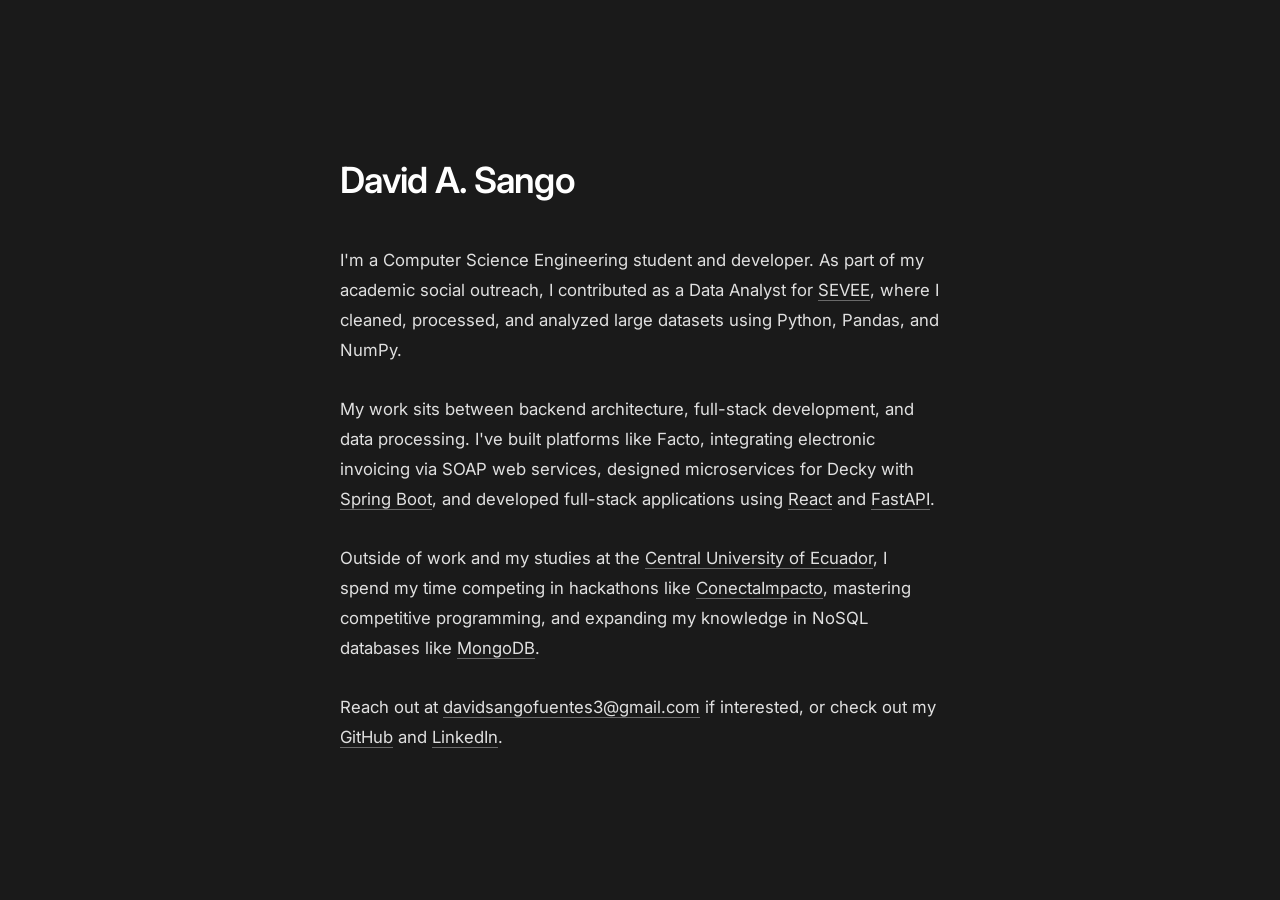
<file: index.html>
<!DOCTYPE html>
<html lang="en">
<head>
  <meta charset="UTF-8">
  <meta name="viewport" content="width=device-width, initial-scale=1.0">
  <title>David A. Sango | Computer Science Engineer & Developer</title>
  
  <!-- SEO Best Practices -->
  <meta name="description" content="Portfolio of David A. Sango, a Computer Science Engineering student and developer. Contributed as a Data Analyst for SEVEE social outreach, building backend architecture, full-stack applications, and working with MongoDB, Spring Boot, React, and FastAPI.">
  <meta name="keywords" content="David A. Sango, Computer Science, Software Developer, Data Analyst, SEVEE, Central University of Ecuador, Spring Boot, React, FastAPI, MongoDB, ConectaImpacto">
  <meta name="author" content="David A. Sango">
  
  <!-- Open Graph / Social Media Metadata -->
  <meta property="og:title" content="David A. Sango | Computer Science Engineer & Developer">
  <meta property="og:description" content="Portfolio of David A. Sango, a Computer Science Engineering student and developer. Ex-Data Analyst at SEVEE.">
  <meta property="og:type" content="website">
  
  <!-- Google Fonts Connection -->
  <link rel="preconnect" href="https://fonts.googleapis.com">
  <link rel="preconnect" href="https://fonts.gstatic.com" crossorigin>
  <link href="https://fonts.googleapis.com/css2?family=Inter:wght@400;600&display=swap" rel="stylesheet">
  
  <!-- CSS Stylesheet -->
  <link rel="stylesheet" href="style.css">
</head>
<body>
  <!-- Semantic Main Wrapper -->
  <main class="container" id="main-content">
    <h1 id="name-heading">David A. Sango</h1>
    
    <p id="bio-paragraph-1">
      I'm a Computer Science Engineering student and developer. As part of my academic social outreach, I contributed as a Data Analyst for <a id="link-sevee" href="https://www.youtube.com/@VisualizaciondeEstadisticaElec" target="_blank" rel="noopener noreferrer">SEVEE</a>, where I cleaned, processed, and analyzed large datasets using Python, Pandas, and NumPy.
    </p>
    
    <p id="bio-paragraph-2">
      My work sits between backend architecture, full-stack development, and data processing. I've built platforms like Facto, integrating electronic invoicing via SOAP web services, designed microservices for Decky with <a id="link-spring-boot" href="https://spring.io/projects/spring-boot" target="_blank" rel="noopener noreferrer">Spring Boot</a>, and developed full-stack applications using <a id="link-react" href="https://react.dev" target="_blank" rel="noopener noreferrer">React</a> and <a id="link-fastapi" href="https://fastapi.tiangolo.com" target="_blank" rel="noopener noreferrer">FastAPI</a>.
    </p>
    
    <p id="bio-paragraph-3">
      Outside of work and my studies at the <a id="link-uce" href="https://www.uce.edu.ec" target="_blank" rel="noopener noreferrer">Central University of Ecuador</a>, I spend my time competing in hackathons like <a id="link-conectaimpacto" href="https://openlab.ec/convocatorias/hackaton-conectaimpacto" target="_blank" rel="noopener noreferrer">ConectaImpacto</a>, mastering competitive programming, and expanding my knowledge in NoSQL databases like <a id="link-mongodb" href="https://www.mongodb.com" target="_blank" rel="noopener noreferrer">MongoDB</a>.
    </p>
    
    <p id="bio-paragraph-4">
      Reach out at <a id="link-email" href="mailto:davidsangofuentes3@gmail.com">davidsangofuentes3@gmail.com</a> if interested, or check out my <a id="link-github" href="https://github.com" target="_blank" rel="noopener noreferrer">GitHub</a> and <a id="link-linkedin" href="https://www.linkedin.com" target="_blank" rel="noopener noreferrer">LinkedIn</a>.
    </p>
  </main>
</body>
</html>
</file>
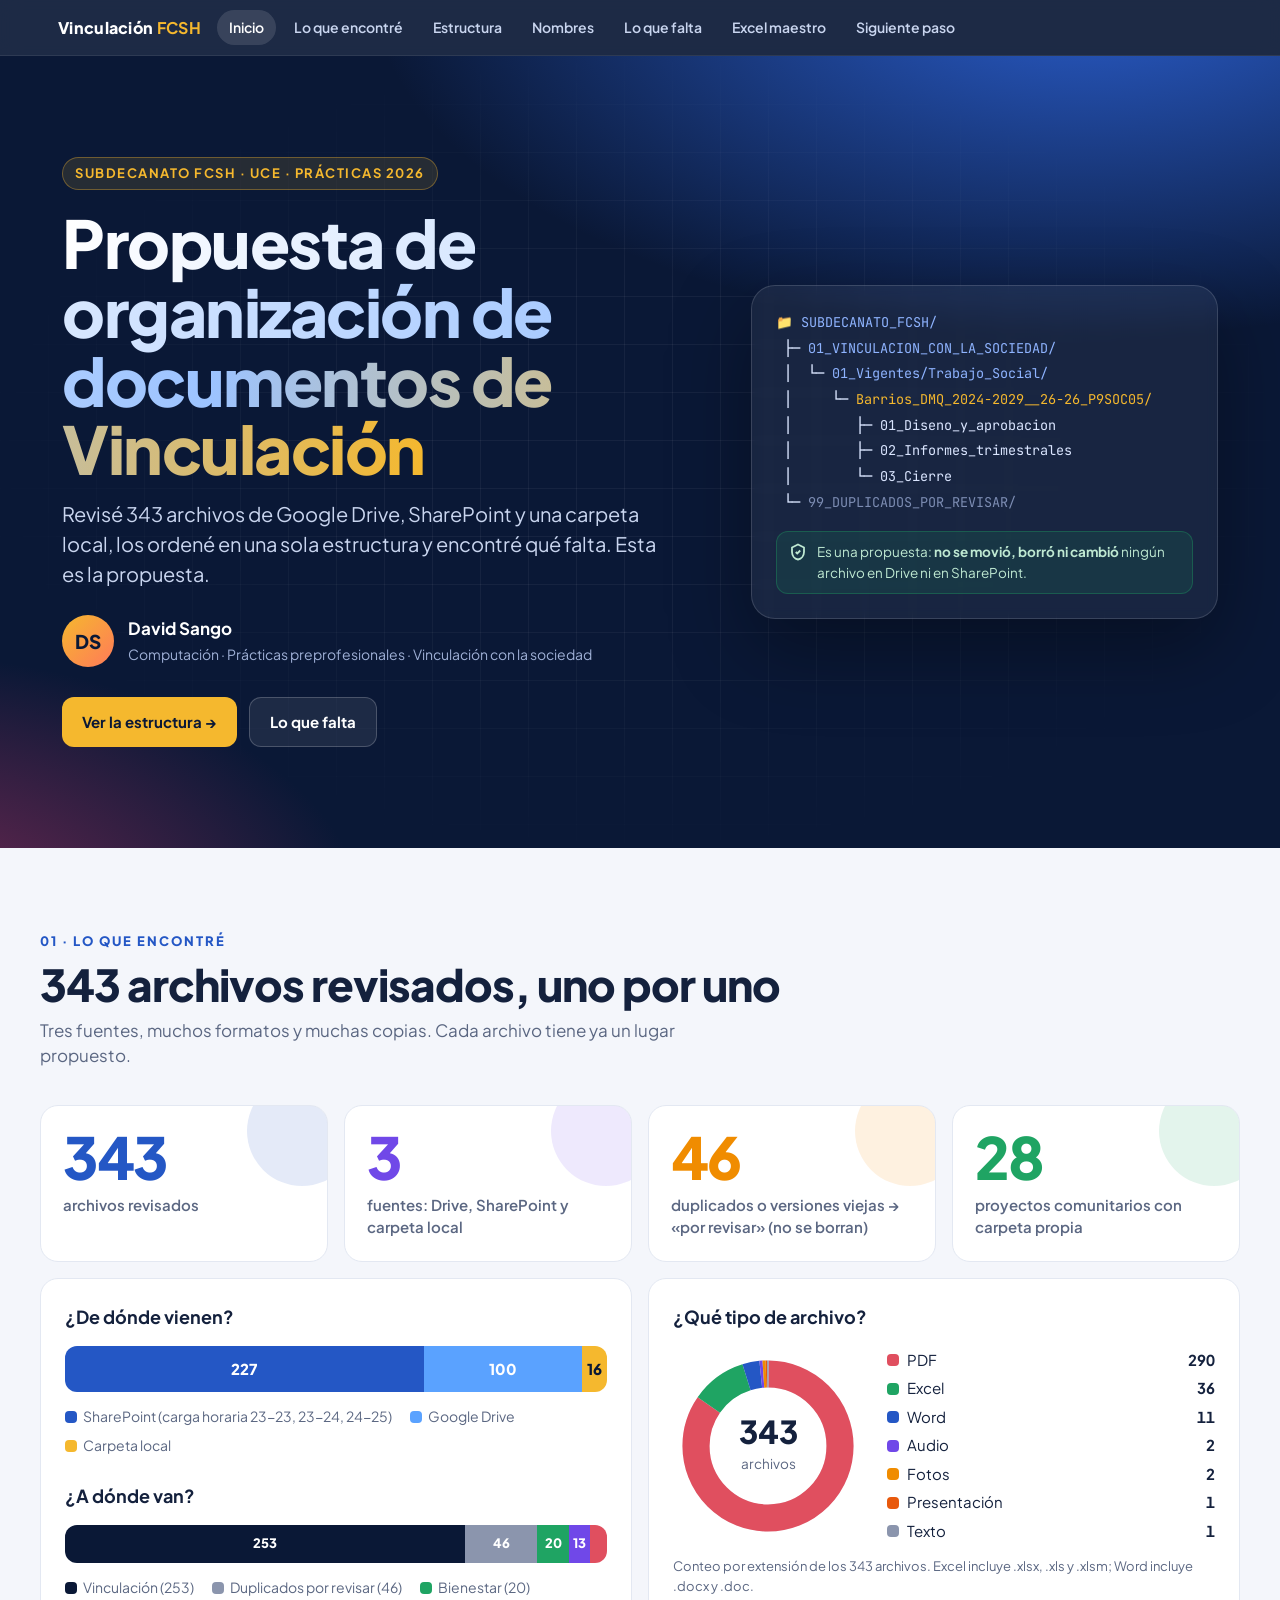
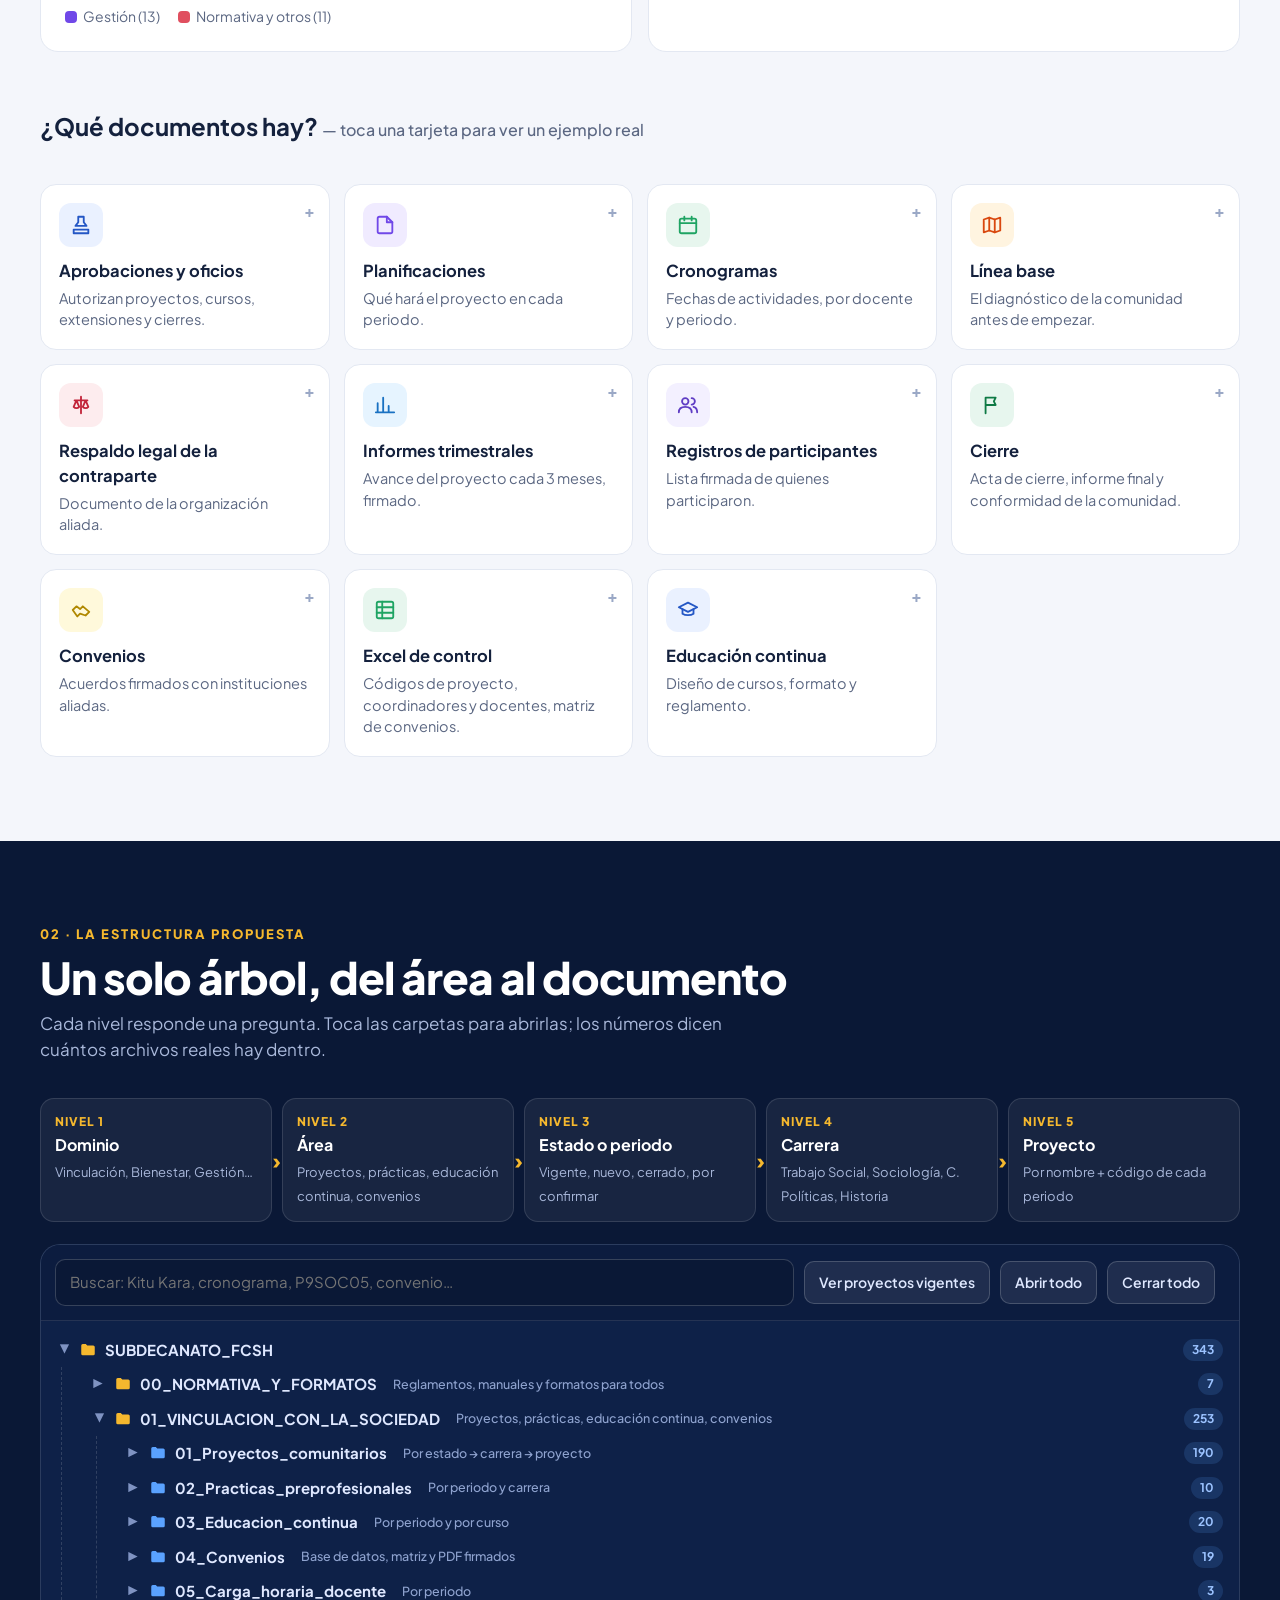
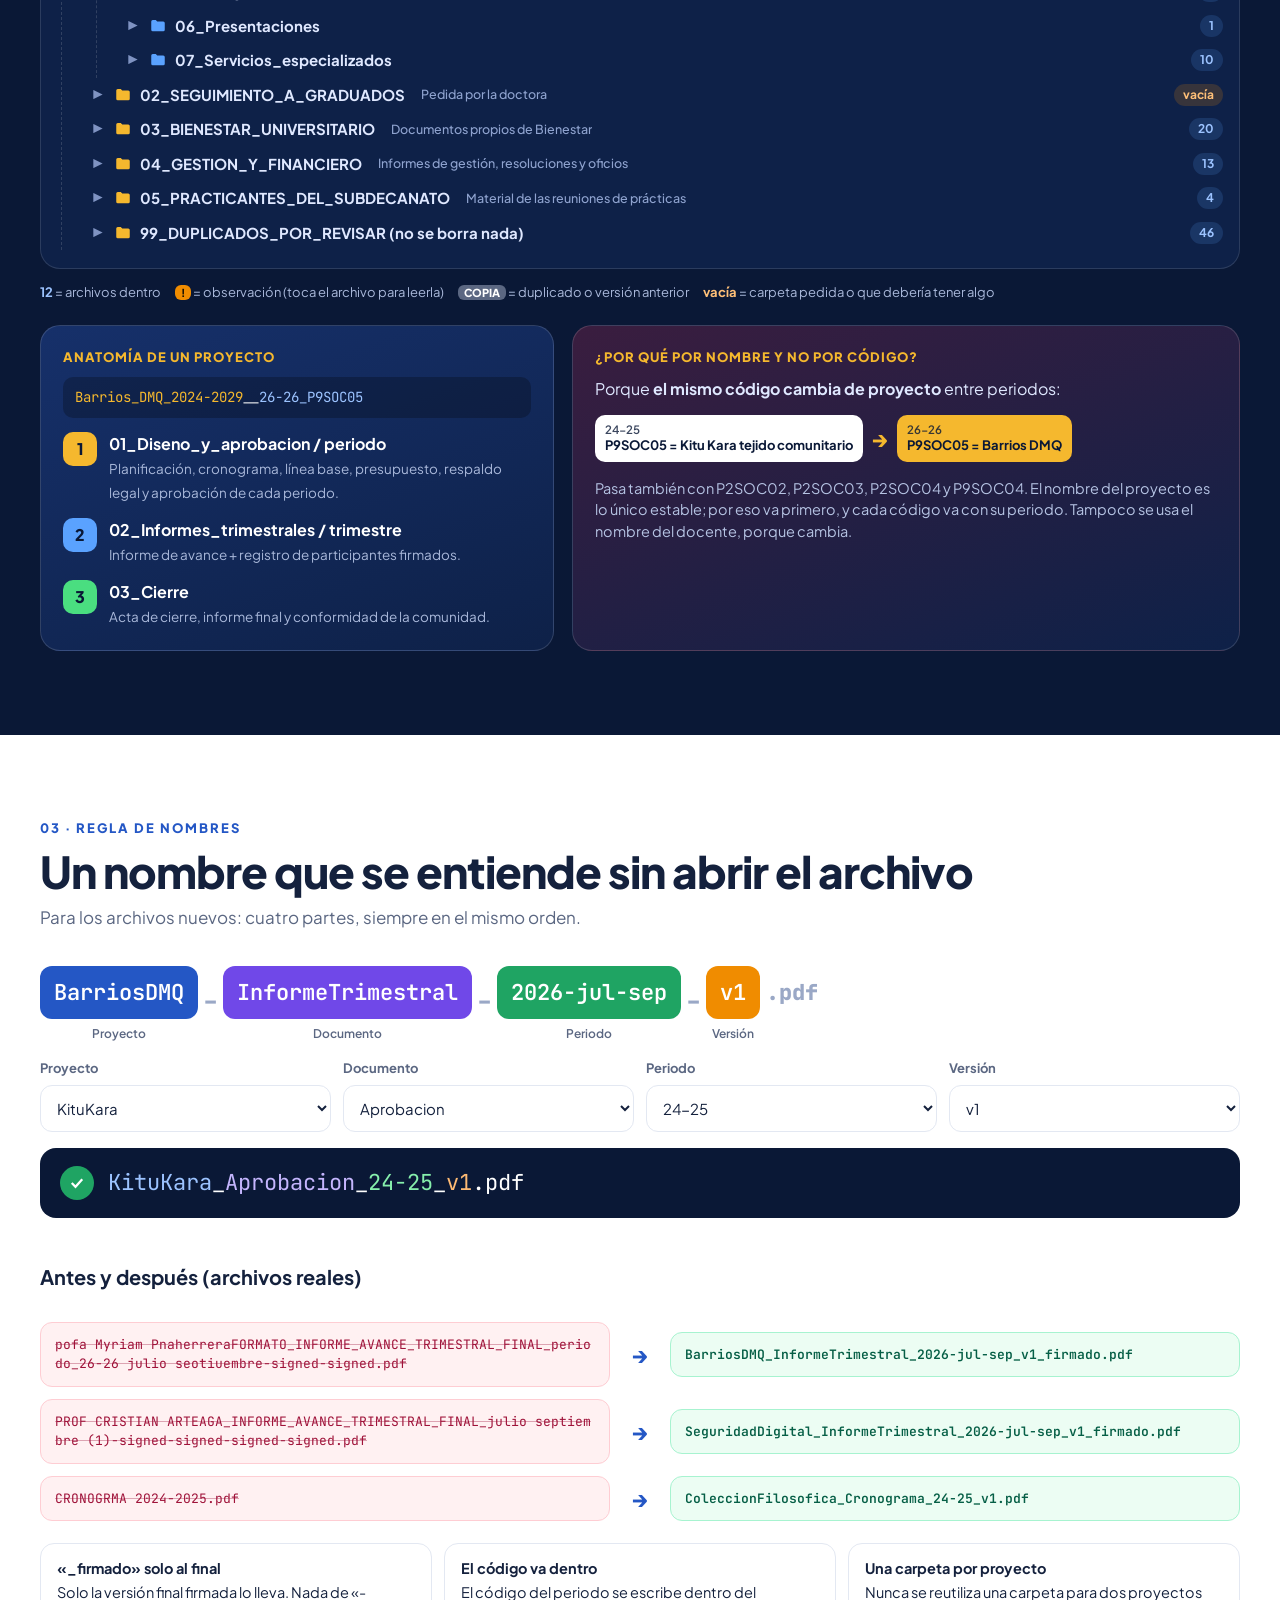
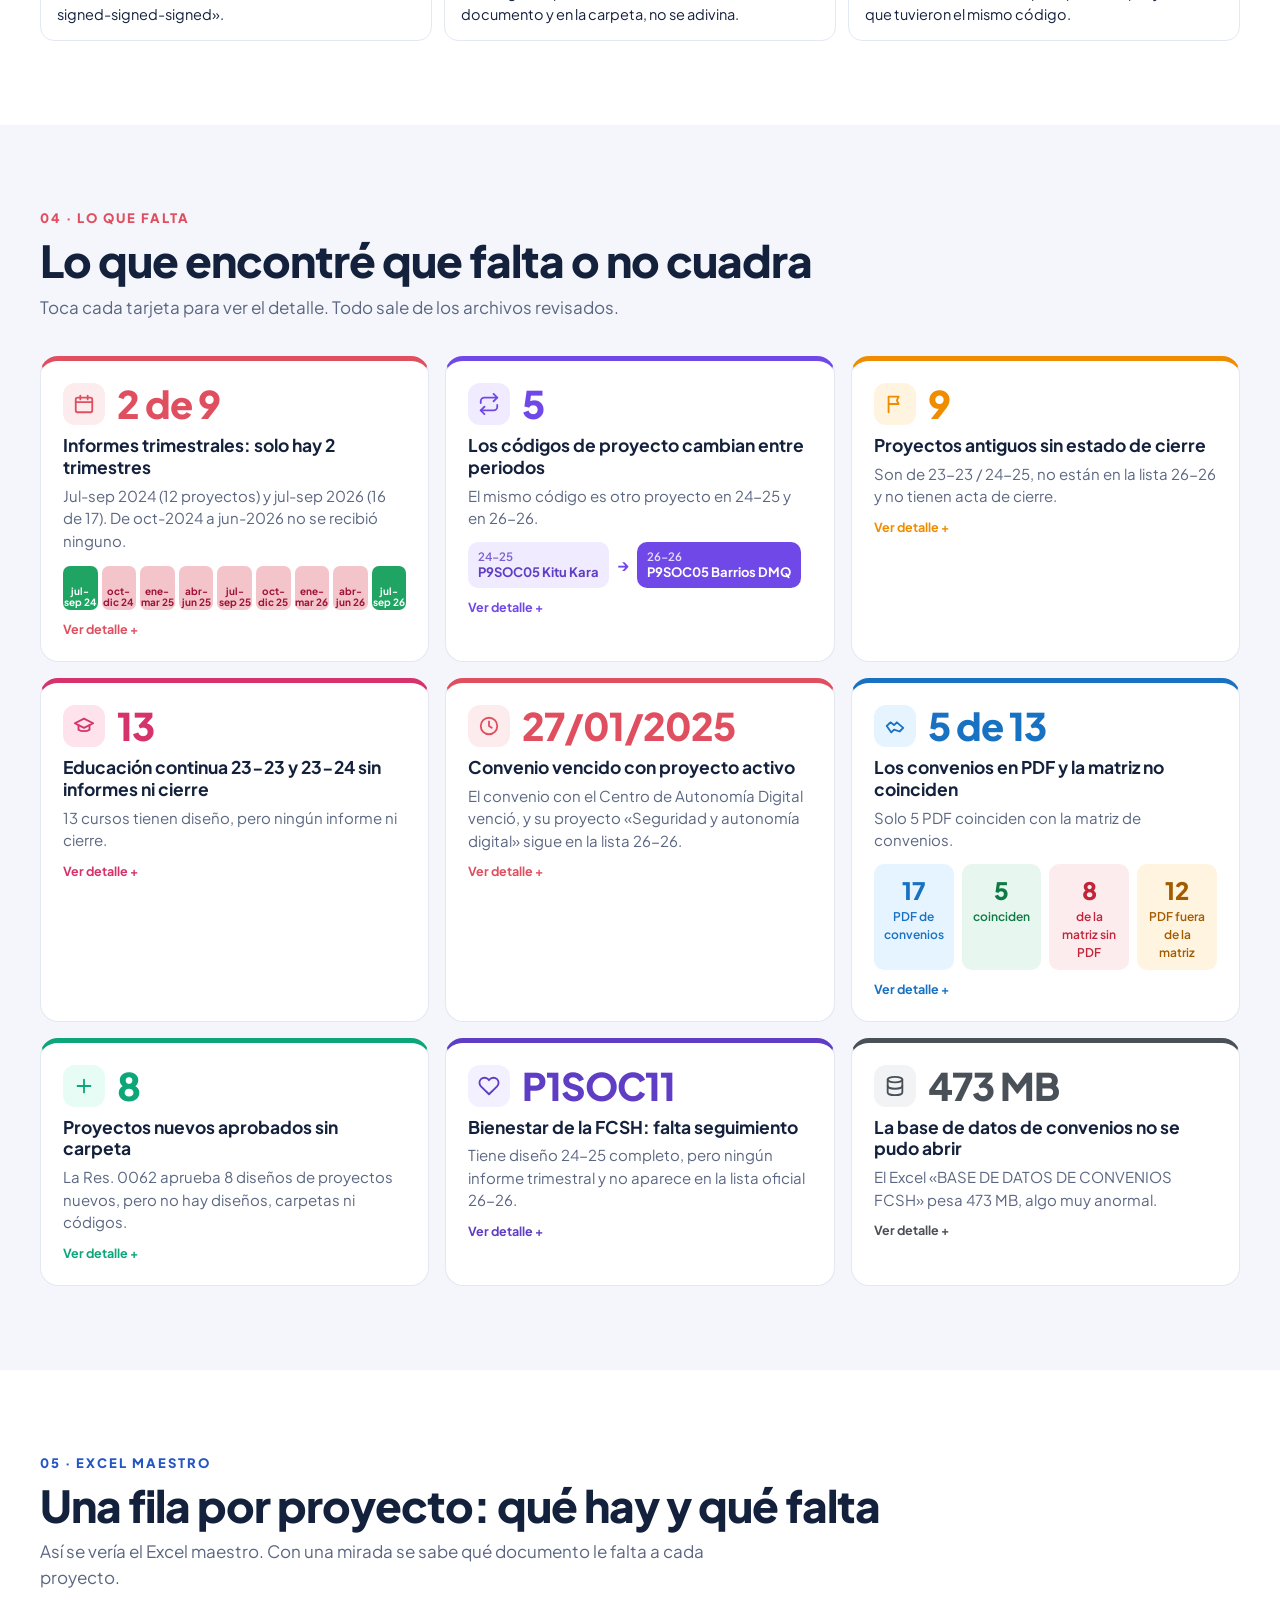
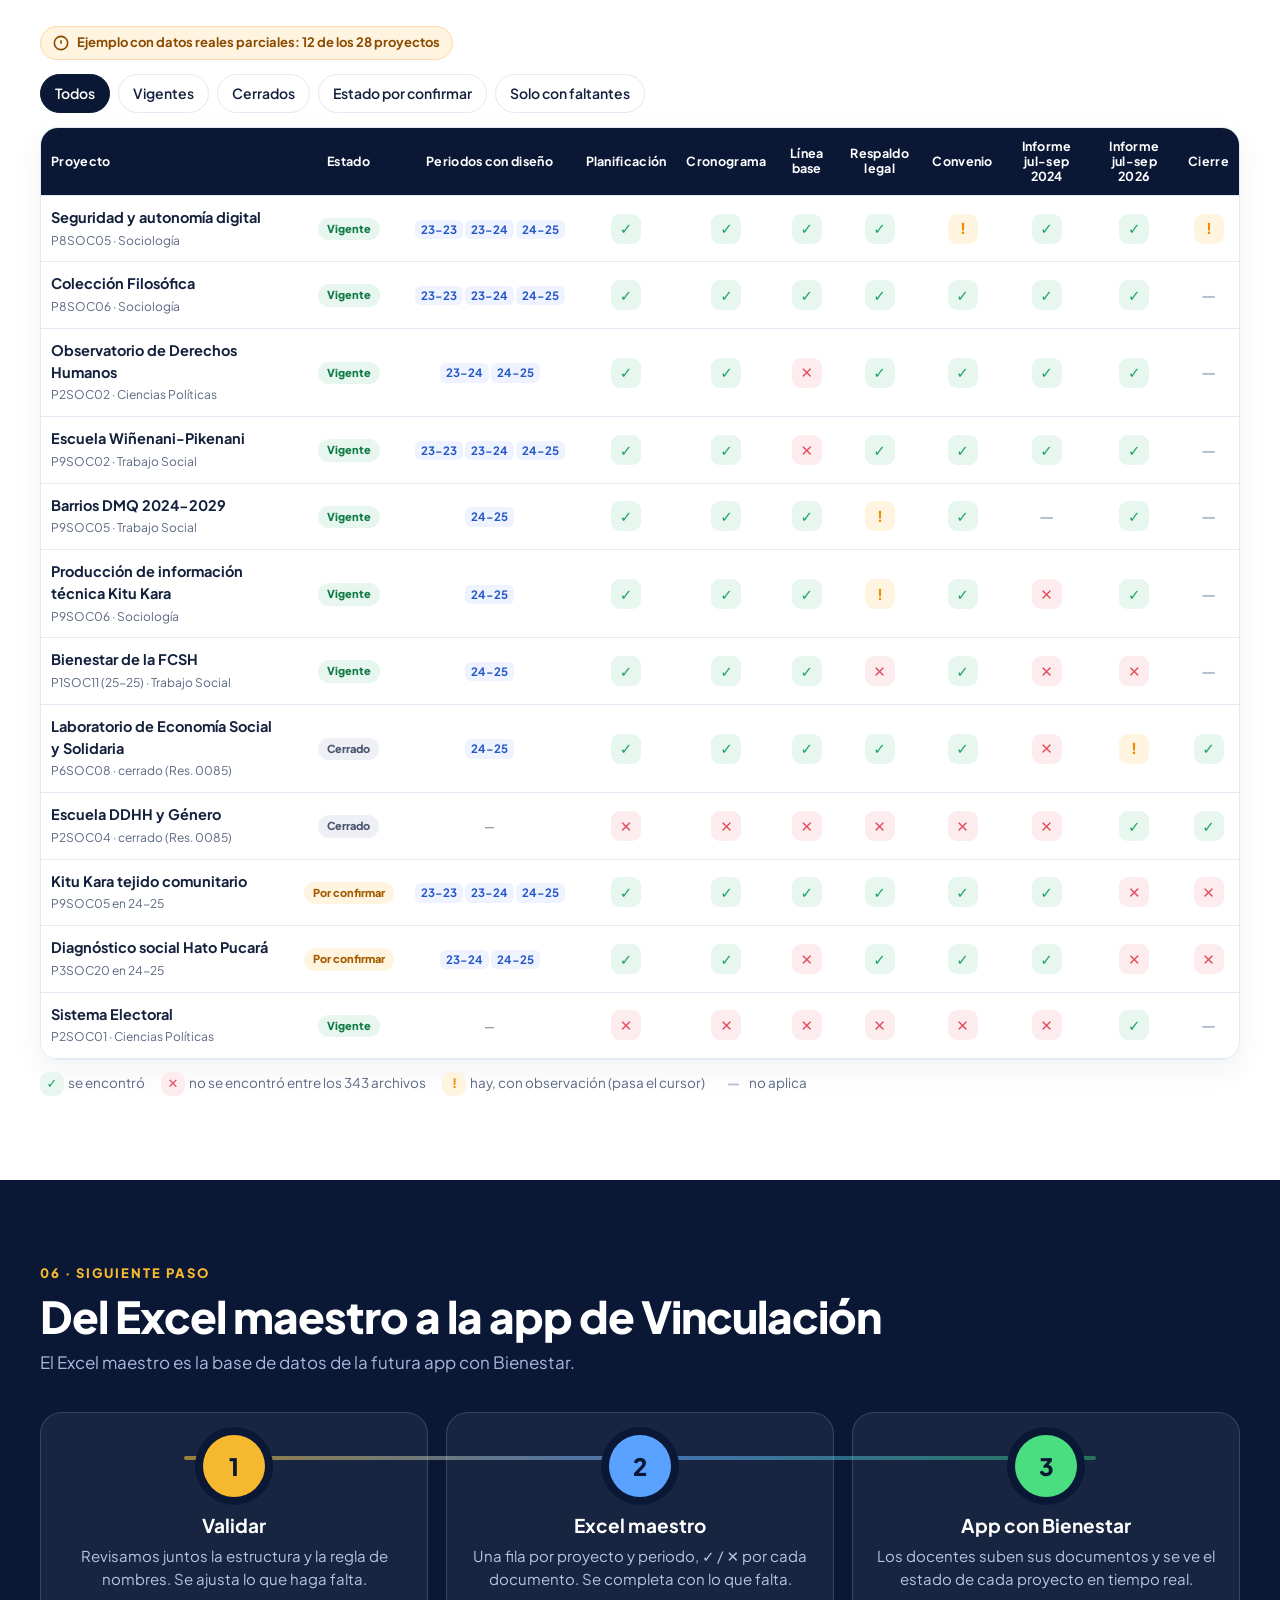
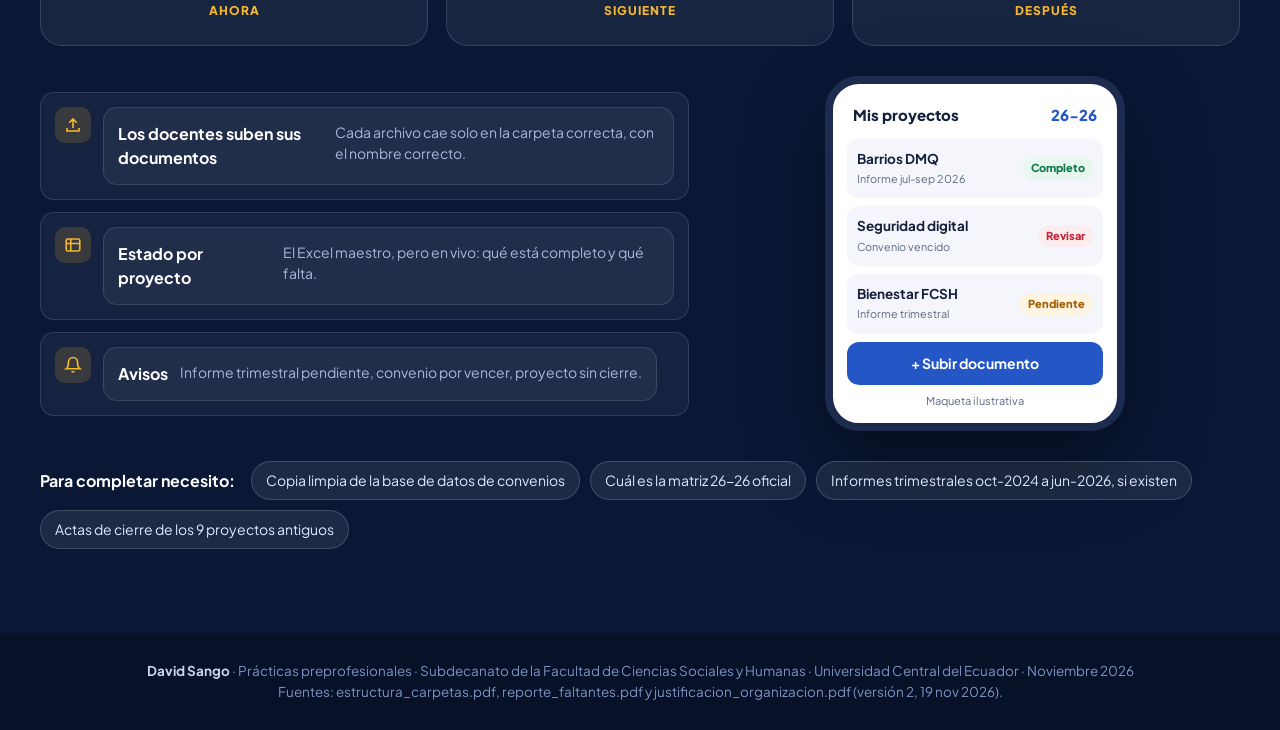
<file: propuesta-vinculacion-fcsh/index.html>
<!DOCTYPE html>
<html lang="es">
<head>
<meta charset="utf-8">
<meta name="viewport" content="width=device-width, initial-scale=1">
<title>Propuesta de organización de documentos de Vinculación – FCSH</title>
<meta name="description" content="Propuesta de organización de los documentos de Vinculación con la Sociedad – Subdecanato FCSH, UCE. David Sango, prácticas 2026.">
<link rel="preconnect" href="https://fonts.googleapis.com"><link rel="preconnect" href="https://fonts.gstatic.com" crossorigin>
<link href="https://fonts.googleapis.com/css2?family=Plus+Jakarta+Sans:wght@400;500;600;700;800&family=JetBrains+Mono:wght@500&display=swap" rel="stylesheet">
<style>
:root{--navy:#0a1836;--navy2:#13285a;--blue:#2457c5;--sky:#5aa2ff;--gold:#f5b82e;--red:#e04f5f;--green:#1fa463;--amber:#f08c00;--ink:#14213d;--muted:#5b6782;--bg:#f4f6fb;--card:#fff;--line:#e3e8f2;--r:18px}
*{box-sizing:border-box}html{scroll-behavior:smooth;scroll-padding-top:70px}
body{margin:0;font-family:"Plus Jakarta Sans",system-ui,-apple-system,Segoe UI,Roboto,sans-serif;color:var(--ink);background:var(--bg);line-height:1.5;-webkit-font-smoothing:antialiased}
a{color:inherit}
.mono{font-family:"JetBrains Mono",ui-monospace,Consolas,monospace}
/* NAV */
nav{position:sticky;top:0;z-index:50;background:rgba(10,24,54,.92);backdrop-filter:blur(10px);border-bottom:1px solid rgba(255,255,255,.08)}
nav .in{max-width:1200px;margin:auto;display:flex;align-items:center;gap:6px;padding:10px 18px;overflow-x:auto;scrollbar-width:none}
nav .in::-webkit-scrollbar{display:none}
nav .brand{color:#fff;font-weight:800;margin-right:10px;white-space:nowrap;letter-spacing:.3px}
nav .brand b{color:var(--gold)}
nav a{color:#c9d5ef;text-decoration:none;font-size:14px;font-weight:600;padding:7px 12px;border-radius:999px;white-space:nowrap;transition:.2s}
nav a:hover,nav a.on{background:rgba(255,255,255,.12);color:#fff}
/* HERO */
.hero{position:relative;overflow:hidden;color:#fff;background:radial-gradient(1200px 600px at 85% -10%,#2b5fd0 0%,transparent 60%),radial-gradient(900px 500px at -10% 110%,#7a2a55 0%,transparent 55%),var(--navy);min-height:88vh;display:flex;align-items:center}
.hero .grid{position:absolute;inset:0;background-image:linear-gradient(rgba(255,255,255,.05) 1px,transparent 1px),linear-gradient(90deg,rgba(255,255,255,.05) 1px,transparent 1px);background-size:48px 48px;mask-image:radial-gradient(ellipse at center,#000 30%,transparent 75%)}
.hero .in{position:relative;max-width:1200px;margin:auto;padding:70px 22px;display:grid;grid-template-columns:1.25fr .9fr;gap:40px;align-items:center}
.tag{display:inline-flex;align-items:center;gap:8px;font-size:13px;font-weight:700;letter-spacing:1.5px;text-transform:uppercase;color:var(--gold);background:rgba(245,184,46,.12);border:1px solid rgba(245,184,46,.35);padding:6px 12px;border-radius:999px}
.hero h1{font-size:clamp(34px,5.4vw,66px);line-height:1.04;margin:18px 0 16px;font-weight:800;letter-spacing:-1.5px}
.hero h1 span{background:linear-gradient(90deg,#fff,#9cc3ff 60%,var(--gold));-webkit-background-clip:text;background-clip:text;color:transparent}
.hero p.lead{font-size:clamp(16px,1.7vw,20px);color:#c9d5ef;max-width:600px;margin:0 0 26px}
.who{display:flex;gap:14px;align-items:center;flex-wrap:wrap}
.avatar{width:52px;height:52px;border-radius:50%;background:linear-gradient(135deg,var(--gold),#ff7a59);display:grid;place-items:center;font-weight:800;color:var(--navy);font-size:19px}
.who b{display:block;font-size:17px}.who small{color:#9fb0d6;font-size:14px}
.btns{display:flex;gap:12px;margin-top:30px;flex-wrap:wrap}
.btn{display:inline-flex;align-items:center;gap:8px;padding:13px 20px;border-radius:12px;font-weight:700;text-decoration:none;font-size:15px;transition:.2s;border:0;cursor:pointer;font-family:inherit}
.btn.pri{background:var(--gold);color:var(--navy)}.btn.pri:hover{transform:translateY(-2px);box-shadow:0 10px 30px rgba(245,184,46,.35)}
.btn.sec{background:rgba(255,255,255,.08);color:#fff;border:1px solid rgba(255,255,255,.2)}.btn.sec:hover{background:rgba(255,255,255,.16)}
.hero-card{background:rgba(255,255,255,.06);border:1px solid rgba(255,255,255,.14);border-radius:24px;padding:24px;backdrop-filter:blur(6px);box-shadow:0 30px 80px rgba(0,0,0,.35)}
.hero-card .mini{font-family:"JetBrains Mono",monospace;font-size:13.5px;color:#dbe6ff;line-height:1.9}
.hero-card .mini .f{color:var(--gold)}.hero-card .mini .d{color:#8fb4ff}.hero-card .mini .g{color:#7d8db3}
.safe{margin-top:16px;display:flex;gap:10px;align-items:flex-start;font-size:13.5px;color:#bfe9d2;background:rgba(31,164,99,.14);border:1px solid rgba(31,164,99,.35);padding:10px 12px;border-radius:12px}
/* SECTIONS */
section{padding:84px 22px}
section .in{max-width:1200px;margin:auto}
.kicker{font-size:13px;font-weight:800;letter-spacing:2px;text-transform:uppercase;color:var(--blue)}
h2{font-size:clamp(28px,3.6vw,44px);line-height:1.1;margin:8px 0 10px;letter-spacing:-1px;font-weight:800}
.sub{color:var(--muted);font-size:17px;max-width:720px;margin:0 0 36px}
.dark{background:var(--navy);color:#fff}.dark .sub{color:#a9b8da}.dark .kicker{color:var(--gold)}
.white{background:#fff}
/* STATS */
.stats{display:grid;grid-template-columns:repeat(4,1fr);gap:16px}
.stat{background:var(--card);border:1px solid var(--line);border-radius:var(--r);padding:22px;position:relative;overflow:hidden}
.stat .num{font-size:clamp(40px,5vw,58px);font-weight:800;letter-spacing:-2px;line-height:1}
.stat .lbl{color:var(--muted);font-weight:600;margin-top:8px;font-size:15px}
.stat::after{content:"";position:absolute;right:-30px;top:-30px;width:110px;height:110px;border-radius:50%;opacity:.12;background:var(--c,var(--blue))}
.stat .num{color:var(--c,var(--ink))}
.two{display:grid;grid-template-columns:1fr 1fr;gap:16px;margin-top:16px}
.panel{background:var(--card);border:1px solid var(--line);border-radius:var(--r);padding:24px}
.panel h3{margin:0 0 16px;font-size:18px}
.bar{display:flex;height:46px;border-radius:12px;overflow:hidden;margin-bottom:14px}
.bar div{display:flex;align-items:center;justify-content:center;color:#fff;font-weight:800;font-size:15px;transition:flex 1.2s cubic-bezier(.2,.8,.2,1);min-width:0}
.legend{display:flex;flex-wrap:wrap;gap:8px 18px;font-size:14px;color:var(--muted)}
.legend i{display:inline-block;width:12px;height:12px;border-radius:4px;margin-right:6px;vertical-align:-1px}
.donutwrap{display:flex;align-items:center;gap:24px;flex-wrap:wrap}
.donut{width:190px;height:190px;flex:none}
.donut text{font-family:inherit}
.types li{list-style:none;display:flex;align-items:center;gap:8px;font-size:15px;padding:3px 0;cursor:default}
.types{padding:0;margin:0;flex:1;min-width:180px}.types b{margin-left:auto;font-variant-numeric:tabular-nums}
.types li.hl{font-weight:700}
.note{font-size:13px;color:var(--muted);margin-top:12px}
/* DOC CARDS */
.cards{display:grid;grid-template-columns:repeat(auto-fill,minmax(230px,1fr));gap:14px;margin-top:40px}
.dc{background:var(--card);border:1px solid var(--line);border-radius:16px;padding:18px;transition:.25s;cursor:pointer;position:relative}
.dc:hover{transform:translateY(-4px);box-shadow:0 14px 34px rgba(20,33,61,.1);border-color:#c8d4ee}
.dc .ic{width:44px;height:44px;border-radius:12px;display:grid;place-items:center;background:var(--bgc,#eaf1ff);color:var(--fc,var(--blue));margin-bottom:12px}
.dc h4{margin:0 0 4px;font-size:16.5px}.dc p{margin:0;color:var(--muted);font-size:14.5px}
.dc .ex{max-height:0;overflow:hidden;transition:max-height .35s;font-size:12.5px;color:#46557a}
.dc.open .ex{max-height:160px;margin-top:10px}
.dc .ex code{display:block;background:#f2f5fb;border-radius:8px;padding:6px 8px;margin-top:4px;word-break:break-all;font-family:"JetBrains Mono",monospace;font-size:11.5px}
.dc .plus{position:absolute;top:14px;right:14px;color:#9aa8c6;font-weight:800;transition:.25s}.dc.open .plus{transform:rotate(45deg)}
/* TREE */
.levels{display:grid;grid-template-columns:repeat(5,1fr);gap:10px;margin-bottom:22px}
.lv{background:rgba(255,255,255,.06);border:1px solid rgba(255,255,255,.12);border-radius:14px;padding:14px;position:relative}
.lv .n{font-size:12px;color:var(--gold);font-weight:800;letter-spacing:1px}
.lv b{display:block;font-size:16px;margin:2px 0}.lv small{color:#a9b8da;font-size:13px}
.lv:not(:last-child)::after{content:"›";position:absolute;right:-10px;top:50%;transform:translateY(-50%);color:var(--gold);font-size:22px;font-weight:800;z-index:2}
.treebox{background:#0e2148;border:1px solid rgba(255,255,255,.12);border-radius:20px;overflow:hidden}
.tools{display:flex;gap:10px;flex-wrap:wrap;padding:14px;border-bottom:1px solid rgba(255,255,255,.1);background:#0c1c3f;align-items:center}
.tools input{flex:1;min-width:200px;background:#0a1836;border:1px solid rgba(255,255,255,.18);color:#fff;border-radius:10px;padding:11px 14px;font:inherit;font-size:15px;outline:none}
.tools input:focus{border-color:var(--sky)}
.tools button{background:rgba(255,255,255,.08);color:#dfe8ff;border:1px solid rgba(255,255,255,.18);border-radius:10px;padding:10px 14px;font:inherit;font-weight:600;font-size:14px;cursor:pointer}
.tools button:hover{background:rgba(255,255,255,.16)}
.tools .chip{font-size:13px;color:#a9b8da}
#tree{padding:12px 8px 18px;max-height:72vh;overflow:auto;font-size:15px}
.t ul{list-style:none;margin:0;padding-left:22px;border-left:1px dashed rgba(255,255,255,.14);margin-left:12px}
.t>ul{border:0;padding-left:0;margin-left:0}
.row{display:flex;align-items:center;gap:8px;padding:6px 8px;border-radius:9px;cursor:pointer;user-select:none;color:#dfe8ff}
.row:hover{background:rgba(255,255,255,.07)}
.row .car{width:14px;color:#7f93c2;transition:transform .2s;flex:none;font-size:12px}
li.open>.row .car{transform:rotate(90deg)}
.row .fi{flex:none}
.row .nm{overflow:hidden;text-overflow:ellipsis;white-space:nowrap}
.row.dir .nm{font-weight:700}
.row .k{margin-left:auto;font-size:12px;background:rgba(90,162,255,.16);color:#9cc3ff;border-radius:999px;padding:2px 9px;flex:none;font-weight:700}
.row .k.zero{background:rgba(240,140,0,.18);color:#ffc078}
.row .warn{flex:none;font-size:11px;font-weight:800;background:var(--amber);color:#1a1200;border-radius:6px;padding:1px 6px}
.row .dup{flex:none;font-size:11px;font-weight:800;background:#5b6782;color:#fff;border-radius:6px;padding:1px 6px}
.row.file .nm{color:#c2cfee;font-weight:500}
li>ul{display:none}li.open>ul{display:block}
.nt{font-size:12.5px;color:#ffd8a8;margin:0 0 4px 52px;display:none;background:rgba(240,140,0,.1);border-left:3px solid var(--amber);padding:5px 9px;border-radius:0 8px 8px 0}
li.shownote>.nt{display:block}
.desc{font-size:12.5px;color:#8fa3cf;margin-left:8px;font-weight:500;white-space:nowrap;overflow:hidden;text-overflow:ellipsis}
mark{background:var(--gold);color:var(--navy);border-radius:3px;padding:0 2px}
.hide{display:none!important}
.legend2{display:flex;flex-wrap:wrap;gap:14px;font-size:13px;color:#a9b8da;margin-top:14px}
/* PROJECT ANATOMY */
.anat{display:grid;grid-template-columns:1fr 1.3fr;gap:18px;margin-top:22px}
.proj{background:linear-gradient(160deg,#16306a,#0e2148);border:1px solid rgba(255,255,255,.14);border-radius:20px;padding:22px}
.proj .pn{font-family:"JetBrains Mono",monospace;font-size:14px;word-break:break-all;color:#fff;background:rgba(0,0,0,.25);padding:10px 12px;border-radius:10px}
.proj .pn .a{color:var(--gold)}.proj .pn .b{color:#9cc3ff}
.stage{display:flex;gap:12px;align-items:flex-start;margin-top:14px}
.stage .s{flex:none;width:34px;height:34px;border-radius:10px;display:grid;place-items:center;font-weight:800;color:var(--navy)}
.stage b{display:block}.stage small{color:#a9b8da;font-size:13.5px}
/* NAMING */
.nameline{display:flex;flex-wrap:wrap;gap:6px;align-items:center;font-family:"JetBrains Mono",monospace;font-size:clamp(15px,2vw,22px);margin:10px 0 24px}
.seg{padding:10px 14px;border-radius:12px;font-weight:600;color:#fff;position:relative}
.seg small{position:absolute;left:0;right:0;top:100%;margin-top:6px;font-family:"Plus Jakarta Sans",sans-serif;font-size:12px;color:var(--muted);text-align:center;font-weight:600}
.sep{color:#9aa8c6;font-weight:800}
.gen{display:grid;grid-template-columns:repeat(4,1fr);gap:12px;margin-top:40px}
.gen label{font-size:13px;font-weight:700;color:var(--muted);display:block;margin-bottom:6px}
.gen select{width:100%;padding:12px;border-radius:12px;border:1px solid var(--line);font:inherit;font-size:15px;background:#fff;color:var(--ink)}
.out{margin-top:16px;background:var(--navy);color:#fff;border-radius:16px;padding:18px 20px;font-family:"JetBrains Mono",monospace;font-size:clamp(15px,2.1vw,22px);word-break:break-all;display:flex;align-items:center;gap:14px}
.out .ok{flex:none;width:34px;height:34px;border-radius:50%;background:var(--green);display:grid;place-items:center}
.ba{display:grid;gap:12px;margin-top:30px}
.bai{display:grid;grid-template-columns:1fr 40px 1fr;gap:10px;align-items:center}
.bai .x,.bai .y{border-radius:12px;padding:12px 14px;font-family:"JetBrains Mono",monospace;font-size:13px;word-break:break-all}
.bai .x{background:#fff1f2;color:#9f1239;border:1px solid #fecdd3;text-decoration:line-through;text-decoration-color:rgba(159,18,57,.35)}
.bai .y{background:#ecfdf3;color:#065f46;border:1px solid #a7f3d0;font-weight:600}
.bai .ar{text-align:center;font-size:22px;color:var(--blue);font-weight:800}
.rules{display:grid;grid-template-columns:repeat(3,1fr);gap:12px;margin-top:22px}
.rule{background:#fff;border:1px solid var(--line);border-radius:14px;padding:14px 16px;font-size:14.5px}
.rule b{display:block;margin-bottom:2px}
/* ALERTS */
.alerts{display:grid;grid-template-columns:repeat(auto-fill,minmax(320px,1fr));gap:16px}
.al{background:#fff;border-radius:18px;padding:22px;border:1px solid var(--line);border-top:5px solid var(--c);cursor:pointer;transition:.25s;position:relative}
.al:hover{box-shadow:0 16px 40px rgba(20,33,61,.12);transform:translateY(-3px)}
.al .top{display:flex;gap:12px;align-items:center;margin-bottom:10px}
.al .ic{width:42px;height:42px;border-radius:12px;display:grid;place-items:center;background:var(--bgc);color:var(--c);flex:none}
.al .big{font-size:38px;font-weight:800;color:var(--c);letter-spacing:-1px;line-height:1}
.al h4{margin:0;font-size:17.5px;line-height:1.25}
.al p{margin:6px 0 0;color:var(--muted);font-size:15px}
.al .more{max-height:0;overflow:hidden;transition:max-height .4s;font-size:14px;color:#3b4968}
.al.open .more{max-height:420px;margin-top:12px;padding-top:12px;border-top:1px dashed var(--line)}
.al .hint{font-size:12.5px;color:var(--c);font-weight:700;margin-top:10px}
.al.open .hint{display:none}
.al .more ul{margin:6px 0;padding-left:18px}
.code-swap{display:flex;align-items:center;gap:8px;flex-wrap:wrap;margin-top:12px}
.pill{border-radius:10px;padding:8px 10px;font-size:13px;font-weight:700;line-height:1.25}
.pill small{display:block;font-weight:600;font-size:11.5px;opacity:.8}
.qline{display:grid;grid-template-columns:repeat(9,1fr);gap:4px;margin-top:14px}
.q{height:44px;border-radius:7px;display:flex;align-items:flex-end;justify-content:center;font-size:10px;font-weight:700;color:#fff;padding-bottom:3px;text-align:center;line-height:1.05}
.q.y{background:var(--green)}.q.n{background:#f3c4ca;color:#9f1239}
.vs{display:flex;gap:8px;margin-top:12px}
.vs div{flex:1;border-radius:10px;padding:8px;text-align:center;font-size:12px;font-weight:600}
.vs b{display:block;font-size:24px;font-weight:800}
/* TABLE */
.tablewrap{background:#fff;border:1px solid var(--line);border-radius:18px;overflow:auto;box-shadow:0 10px 30px rgba(20,33,61,.06)}
table{border-collapse:separate;border-spacing:0;width:100%;min-width:980px;font-size:14.5px}
th,td{padding:11px 10px;border-bottom:1px solid var(--line);text-align:center;white-space:nowrap}
th{background:#0a1836;color:#fff;font-size:12.5px;font-weight:700;letter-spacing:.3px;position:sticky;top:0;white-space:normal;line-height:1.2}
th:first-child,td:first-child{text-align:left;position:sticky;left:0;z-index:1}
th:first-child{z-index:3}
td:first-child{background:#fff;white-space:normal;min-width:230px}
tr:hover td{background:#f6f9ff}
td .pc{display:block;font-weight:700}td .pm{font-size:12px;color:var(--muted)}
.st{display:inline-block;font-size:11px;font-weight:800;border-radius:999px;padding:3px 9px}
.st.v{background:#e7f6ee;color:#0f7a45}.st.c{background:#eef0f5;color:#4a5570}.st.p{background:#fff4e0;color:#a35b00}.st.n{background:#e9f0ff;color:#2457c5}
.cell{display:inline-grid;place-items:center;width:30px;height:30px;border-radius:9px;font-weight:800;font-size:15px;position:relative}
.cell.y{background:#e7f6ee;color:var(--green)}.cell.n{background:#fdecee;color:var(--red)}.cell.w{background:#fff4e0;color:var(--amber)}.cell.na{color:#b4bdd0}
.cell[data-t]:hover::after{content:attr(data-t);position:absolute;bottom:115%;left:50%;transform:translateX(-50%);background:var(--navy);color:#fff;font-size:12px;font-weight:600;padding:6px 9px;border-radius:8px;white-space:normal;width:220px;z-index:5;text-align:left;line-height:1.35}
.per{display:inline-block;font-size:11.5px;background:#eef3ff;color:#2457c5;border-radius:6px;padding:1px 6px;margin:1px;font-weight:700}
.filters{display:flex;gap:8px;flex-wrap:wrap;margin-bottom:14px}
.filters button{border:1px solid var(--line);background:#fff;border-radius:999px;padding:8px 14px;font:inherit;font-size:14px;font-weight:600;cursor:pointer;color:var(--ink)}
.filters button.on{background:var(--navy);color:#fff;border-color:var(--navy)}
.lab{display:inline-flex;gap:8px;align-items:center;background:#fff4e0;color:#8a4b00;border:1px solid #ffd8a8;border-radius:999px;padding:6px 12px;font-size:13px;font-weight:700;margin-bottom:14px}
.keyrow{display:flex;gap:16px;flex-wrap:wrap;font-size:13.5px;color:var(--muted);margin-top:12px;align-items:center}
.keyrow .cell{width:24px;height:24px;font-size:13px;margin-right:4px}
.swipe{display:none;font-size:13px;color:var(--muted);margin-bottom:8px;font-weight:600}@media (max-width:900px){.swipe{display:block}}
/* ROADMAP */
.road{display:grid;grid-template-columns:repeat(3,1fr);gap:18px;position:relative;margin-top:10px}
.road::before{content:"";position:absolute;top:44px;left:12%;right:12%;height:4px;background:linear-gradient(90deg,var(--gold),var(--sky),var(--green));border-radius:4px;opacity:.6}
.step{position:relative;background:rgba(255,255,255,.06);border:1px solid rgba(255,255,255,.14);border-radius:22px;padding:24px;text-align:center}
.step .b{width:62px;height:62px;border-radius:50%;margin:-2px auto 14px;display:grid;place-items:center;font-size:24px;font-weight:800;color:var(--navy);position:relative;z-index:2;box-shadow:0 0 0 8px var(--navy)}
.step h4{margin:0 0 6px;font-size:19px}.step p{margin:0;color:#b6c4e4;font-size:15px}
.step .when{display:inline-block;margin-top:12px;font-size:12px;font-weight:800;letter-spacing:1px;text-transform:uppercase;color:var(--gold)}
.app{margin-top:30px;display:grid;grid-template-columns:1.1fr .9fr;gap:20px;align-items:center}
.phone{width:min(300px,100%);margin:auto;background:#fff;border-radius:34px;padding:14px;box-shadow:0 30px 80px rgba(0,0,0,.45);color:var(--ink);border:8px solid #1d2b4f}
.phone .hd{display:flex;justify-content:space-between;align-items:center;font-weight:800;font-size:15px;padding:6px 6px 12px}
.phone .it{display:flex;align-items:center;gap:10px;padding:10px;border-radius:12px;background:#f4f6fb;margin-bottom:8px;font-size:13px}
.phone .it b{display:block;font-size:13.5px}.phone .it small{color:var(--muted)}
.phone .it .s{margin-left:auto;font-size:11px;font-weight:800;border-radius:999px;padding:3px 8px}
.phone .up{margin-top:8px;text-align:center;background:var(--blue);color:#fff;border-radius:12px;padding:11px;font-weight:700;font-size:14px}
.feat{display:grid;gap:12px}
.feat div{display:flex;gap:12px;align-items:flex-start;background:rgba(255,255,255,.05);border:1px solid rgba(255,255,255,.12);border-radius:14px;padding:14px}
.feat i{font-style:normal;flex:none;width:36px;height:36px;border-radius:10px;background:rgba(245,184,46,.15);color:var(--gold);display:grid;place-items:center}
.feat b{display:block}.feat small{color:#a9b8da;font-size:14px}
.need{margin-top:30px;display:flex;gap:10px;flex-wrap:wrap;align-items:center}
.need span{background:rgba(255,255,255,.08);border:1px solid rgba(255,255,255,.16);border-radius:999px;padding:8px 14px;font-size:14px;color:#dfe8ff}
footer{background:#071127;color:#7f93c2;text-align:center;padding:28px 20px;font-size:13.5px}
footer b{color:#c9d5ef}
/* reveal */
.rv{opacity:0;transform:translateY(24px);transition:opacity .7s,transform .7s}.rv.shown{opacity:1;transform:none}
@media (max-width:900px){
 .hero .in{grid-template-columns:1fr;padding:48px 18px}.hero{min-height:auto}
 .stats{grid-template-columns:1fr 1fr}.two,.anat,.app{grid-template-columns:1fr}
 .levels{grid-template-columns:1fr 1fr}.lv::after{display:none}
 .gen{grid-template-columns:1fr 1fr}.rules{grid-template-columns:1fr}
 .road{grid-template-columns:1fr}.road::before{display:none}
 .bai{grid-template-columns:1fr}.bai .ar{transform:rotate(90deg)}
 section{padding:60px 16px}
 .desc{display:none}
}
@media (max-width:520px){.stats{grid-template-columns:1fr 1fr}.stat{padding:16px}.gen{grid-template-columns:1fr}#tree{font-size:14px}.t ul{padding-left:14px;margin-left:8px}}
@media print{nav{display:none}.rv{opacity:1;transform:none}}
</style>
</head>
<body>
<nav><div class="in">
 <span class="brand">Vinculación <b>FCSH</b></span>
 <a href="#inicio">Inicio</a><a href="#hallazgos">Lo que encontré</a><a href="#estructura">Estructura</a><a href="#nombres">Nombres</a><a href="#falta">Lo que falta</a><a href="#excel">Excel maestro</a><a href="#siguiente">Siguiente paso</a>
</div></nav>

<header class="hero" id="inicio"><div class="grid"></div><div class="in">
 <div>
  <span class="tag">Subdecanato FCSH · UCE · Prácticas 2026</span>
  <h1><span>Propuesta de organización de documentos de Vinculación</span></h1>
  <p class="lead">Revisé 343 archivos de Google Drive, SharePoint y una carpeta local, los ordené en una sola estructura y encontré qué falta. Esta es la propuesta.</p>
  <div class="who"><div class="avatar">DS</div><div><b>David Sango</b><small>Computación · Prácticas preprofesionales · Vinculación con la sociedad</small></div></div>
  <div class="btns"><a class="btn pri" href="#estructura">Ver la estructura &rarr;</a><a class="btn sec" href="#falta">Lo que falta</a></div>
 </div>
 <div class="hero-card rv">
  <div class="mini">
   <div class="d">📁 SUBDECANATO_FCSH/</div>
   <div>&nbsp;├─ <span class="d">01_VINCULACION_CON_LA_SOCIEDAD/</span></div>
   <div>&nbsp;│&nbsp;&nbsp;└─ <span class="d">01_Vigentes/Trabajo_Social/</span></div>
   <div>&nbsp;│&nbsp;&nbsp;&nbsp;&nbsp;&nbsp;└─ <span class="f">Barrios_DMQ_2024-2029__26-26_P9SOC05/</span></div>
   <div>&nbsp;│&nbsp;&nbsp;&nbsp;&nbsp;&nbsp;&nbsp;&nbsp;&nbsp;├─ 01_Diseno_y_aprobacion</div>
   <div>&nbsp;│&nbsp;&nbsp;&nbsp;&nbsp;&nbsp;&nbsp;&nbsp;&nbsp;├─ 02_Informes_trimestrales</div>
   <div>&nbsp;│&nbsp;&nbsp;&nbsp;&nbsp;&nbsp;&nbsp;&nbsp;&nbsp;└─ 03_Cierre</div>
   <div>&nbsp;└─ <span class="g">99_DUPLICADOS_POR_REVISAR/</span></div>
  </div>
  <div class="safe"><svg width="18" height="18" viewBox="0 0 24 24" fill="none" stroke="currentColor" stroke-width="2.4" style="flex:none;margin-top:1px"><path d="M12 2l8 4v6c0 5-3.5 9-8 10-4.5-1-8-5-8-10V6z"/><path d="M9 12l2 2 4-4"/></svg><span>Es una propuesta: <b>no se movió, borró ni cambió</b> ningún archivo en Drive ni en SharePoint.</span></div>
 </div>
</div></header>

<!-- HALLAZGOS -->
<section id="hallazgos"><div class="in">
 <div class="kicker">01 · Lo que encontré</div>
 <h2>343 archivos revisados, uno por uno</h2>
 <p class="sub">Tres fuentes, muchos formatos y muchas copias. Cada archivo tiene ya un lugar propuesto.</p>
 <div class="stats">
  <div class="stat rv" style="--c:var(--blue)"><div class="num" data-count="343">0</div><div class="lbl">archivos revisados</div></div>
  <div class="stat rv" style="--c:#7048e8"><div class="num" data-count="3">0</div><div class="lbl">fuentes: Drive, SharePoint y carpeta local</div></div>
  <div class="stat rv" style="--c:var(--amber)"><div class="num" data-count="46">0</div><div class="lbl">duplicados o versiones viejas &rarr; «por revisar» (no se borran)</div></div>
  <div class="stat rv" style="--c:var(--green)"><div class="num" data-count="28">0</div><div class="lbl">proyectos comunitarios con carpeta propia</div></div>
 </div>
 <div class="two">
  <div class="panel rv"><h3>¿De dónde vienen?</h3>
   <div class="bar" id="srcbar">
    <div style="flex:0;background:#2457c5" data-f="227">227</div>
    <div style="flex:0;background:#5aa2ff" data-f="100">100</div>
    <div style="flex:0;background:#f5b82e;color:#0a1836" data-f="16">16</div>
   </div>
   <div class="legend"><span><i style="background:#2457c5"></i>SharePoint (carga horaria 23-23, 23-24, 24-25)</span><span><i style="background:#5aa2ff"></i>Google Drive</span><span><i style="background:#f5b82e"></i>Carpeta local</span></div>
   <h3 style="margin-top:26px">¿A dónde van?</h3>
   <div class="bar" id="dstbar" style="height:38px">
    <div style="flex:0;background:#0a1836;font-size:13px" data-f="253">253</div>
    <div style="flex:0;background:#8b95ad;font-size:13px" data-f="46">46</div>
    <div style="flex:0;background:#1fa463;font-size:13px" data-f="20">20</div>
    <div style="flex:0;background:#7048e8;font-size:13px" data-f="13">13</div>
    <div style="flex:0;background:#e04f5f;font-size:12px" data-f="11"></div>
   </div>
   <div class="legend"><span><i style="background:#0a1836"></i>Vinculación (253)</span><span><i style="background:#8b95ad"></i>Duplicados por revisar (46)</span><span><i style="background:#1fa463"></i>Bienestar (20)</span><span><i style="background:#7048e8"></i>Gestión (13)</span><span><i style="background:#e04f5f"></i>Normativa y otros (11)</span></div>
  </div>
  <div class="panel rv"><h3>¿Qué tipo de archivo?</h3>
   <div class="donutwrap"><svg class="donut" id="donut" viewBox="0 0 42 42"></svg><ul class="types" id="types"></ul></div>
   <div class="note">Conteo por extensión de los 343 archivos. Excel incluye .xlsx, .xls y .xlsm; Word incluye .docx y .doc.</div>
  </div>
 </div>

 <h3 style="margin:56px 0 0;font-size:24px">¿Qué documentos hay? <span style="font-weight:500;color:var(--muted);font-size:16px">— toca una tarjeta para ver un ejemplo real</span></h3>
 <div class="cards" id="doccards"></div>
</div></section>

<!-- ESTRUCTURA -->
<section id="estructura" class="dark"><div class="in">
 <div class="kicker">02 · La estructura propuesta</div>
 <h2>Un solo árbol, del área al documento</h2>
 <p class="sub">Cada nivel responde una pregunta. Toca las carpetas para abrirlas; los números dicen cuántos archivos reales hay dentro.</p>
 <div class="levels">
  <div class="lv rv"><div class="n">NIVEL 1</div><b>Dominio</b><small>Vinculación, Bienestar, Gestión…</small></div>
  <div class="lv rv"><div class="n">NIVEL 2</div><b>Área</b><small>Proyectos, prácticas, educación continua, convenios</small></div>
  <div class="lv rv"><div class="n">NIVEL 3</div><b>Estado o periodo</b><small>Vigente, nuevo, cerrado, por confirmar</small></div>
  <div class="lv rv"><div class="n">NIVEL 4</div><b>Carrera</b><small>Trabajo Social, Sociología, C. Políticas, Historia</small></div>
  <div class="lv rv"><div class="n">NIVEL 5</div><b>Proyecto</b><small>Por nombre + código de cada periodo</small></div>
 </div>
 <div class="treebox rv">
  <div class="tools">
   <input id="q" type="search" placeholder="Buscar: Kitu Kara, cronograma, P9SOC05, convenio…" aria-label="Buscar en el árbol">
   <button id="exp1">Ver proyectos vigentes</button><button id="expall">Abrir todo</button><button id="colall">Cerrar todo</button>
   <span class="chip" id="qinfo"></span>
  </div>
  <div id="tree" class="t"></div>
 </div>
 <div class="legend2"><span><b style="color:#9cc3ff">12</b> = archivos dentro</span><span><span class="row" style="display:inline;padding:0"><span class="warn">!</span></span> = observación (toca el archivo para leerla)</span><span><span class="dup" style="background:#5b6782;color:#fff;border-radius:6px;padding:1px 6px;font-size:11px;font-weight:800">COPIA</span> = duplicado o versión anterior</span><span><b style="color:#ffc078">vacía</b> = carpeta pedida o que debería tener algo</span></div>

 <div class="anat">
  <div class="proj rv">
   <div style="font-weight:800;margin-bottom:10px;color:var(--gold);font-size:13px;letter-spacing:1px">ANATOMÍA DE UN PROYECTO</div>
   <div class="pn"><span class="a">Barrios_DMQ_2024-2029</span>__<span class="b">26-26_P9SOC05</span></div>
   <div class="stage"><div class="s" style="background:var(--gold)">1</div><div><b>01_Diseno_y_aprobacion / periodo</b><small>Planificación, cronograma, línea base, presupuesto, respaldo legal y aprobación de cada periodo.</small></div></div>
   <div class="stage"><div class="s" style="background:var(--sky)">2</div><div><b>02_Informes_trimestrales / trimestre</b><small>Informe de avance + registro de participantes firmados.</small></div></div>
   <div class="stage"><div class="s" style="background:#4ade80">3</div><div><b>03_Cierre</b><small>Acta de cierre, informe final y conformidad de la comunidad.</small></div></div>
  </div>
  <div class="proj rv" style="background:linear-gradient(160deg,#3a1d3f,#0e2148)">
   <div style="font-weight:800;margin-bottom:10px;color:var(--gold);font-size:13px;letter-spacing:1px">¿POR QUÉ POR NOMBRE Y NO POR CÓDIGO?</div>
   <p style="margin:0 0 14px;color:#dfe8ff;font-size:16px">Porque <b>el mismo código cambia de proyecto</b> entre periodos:</p>
   <div class="code-swap">
    <div class="pill" style="background:#fff;color:var(--navy)"><small>24-25</small>P9SOC05 = Kitu Kara tejido comunitario</div>
    <div style="font-size:22px;color:var(--gold);font-weight:800">&rarr;</div>
    <div class="pill" style="background:var(--gold);color:var(--navy)"><small>26-26</small>P9SOC05 = Barrios DMQ</div>
   </div>
   <p style="margin:16px 0 0;color:#b6c4e4;font-size:14.5px">Pasa también con P2SOC02, P2SOC03, P2SOC04 y P9SOC04. El nombre del proyecto es lo único estable; por eso va primero, y cada código va con su periodo. Tampoco se usa el nombre del docente, porque cambia.</p>
  </div>
 </div>
</div></section>

<!-- NOMBRES -->
<section id="nombres" class="white"><div class="in">
 <div class="kicker">03 · Regla de nombres</div>
 <h2>Un nombre que se entiende sin abrir el archivo</h2>
 <p class="sub">Para los archivos nuevos: cuatro partes, siempre en el mismo orden.</p>
 <div class="nameline rv">
  <span class="seg" style="background:#2457c5">BarriosDMQ<small>Proyecto</small></span><span class="sep">_</span>
  <span class="seg" style="background:#7048e8">InformeTrimestral<small>Documento</small></span><span class="sep">_</span>
  <span class="seg" style="background:#1fa463">2026-jul-sep<small>Periodo</small></span><span class="sep">_</span>
  <span class="seg" style="background:#f08c00">v1<small>Versión</small></span><span class="sep">.pdf</span>
 </div>
 <div class="gen rv">
  <div><label for="gp">Proyecto</label><select id="gp"></select></div>
  <div><label for="gd">Documento</label><select id="gd"></select></div>
  <div><label for="gt">Periodo</label><select id="gt"></select></div>
  <div><label for="gv">Versión</label><select id="gv"><option value="v1">v1</option><option value="v2">v2</option><option value="v1_firmado">v1 final firmada</option></select></div>
 </div>
 <div class="out rv"><span class="ok"><svg width="18" height="18" viewBox="0 0 24 24" fill="none" stroke="#fff" stroke-width="3"><path d="M5 12l5 5 9-10"/></svg></span><span id="fname"></span></div>
 <h3 style="margin:44px 0 0;font-size:20px">Antes y después (archivos reales)</h3>
 <div class="ba rv">
  <div class="bai"><div class="x">pofa Myriam PnaherreraFORMATO_INFORME_AVANCE_TRIMESTRAL_FINAL_periodo_26-26 julio seotiuembre-signed-signed.pdf</div><div class="ar">&rarr;</div><div class="y">BarriosDMQ_InformeTrimestral_2026-jul-sep_v1_firmado.pdf</div></div>
  <div class="bai"><div class="x">PROF CRISTIAN ARTEAGA_INFORME_AVANCE_TRIMESTRAL_FINAL_julio septiembre (1)-signed-signed-signed-signed.pdf</div><div class="ar">&rarr;</div><div class="y">SeguridadDigital_InformeTrimestral_2026-jul-sep_v1_firmado.pdf</div></div>
  <div class="bai"><div class="x">CRONOGRMA 2024-2025.pdf</div><div class="ar">&rarr;</div><div class="y">ColeccionFilosofica_Cronograma_24-25_v1.pdf</div></div>
 </div>
 <div class="rules">
  <div class="rule rv"><b>«_firmado» solo al final</b>Solo la versión final firmada lo lleva. Nada de «-signed-signed-signed».</div>
  <div class="rule rv"><b>El código va dentro</b>El código del periodo se escribe dentro del documento y en la carpeta, no se adivina.</div>
  <div class="rule rv"><b>Una carpeta por proyecto</b>Nunca se reutiliza una carpeta para dos proyectos que tuvieron el mismo código.</div>
 </div>
</div></section>

<!-- FALTA -->
<section id="falta"><div class="in">
 <div class="kicker" style="color:var(--red)">04 · Lo que falta</div>
 <h2>Lo que encontré que falta o no cuadra</h2>
 <p class="sub">Toca cada tarjeta para ver el detalle. Todo sale de los archivos revisados.</p>
 <div class="alerts" id="alerts"></div>
</div></section>

<!-- EXCEL -->
<section id="excel" class="white"><div class="in">
 <div class="kicker">05 · Excel maestro</div>
 <h2>Una fila por proyecto: qué hay y qué falta</h2>
 <p class="sub">Así se vería el Excel maestro. Con una mirada se sabe qué documento le falta a cada proyecto.</p>
 <div class="lab"><svg width="16" height="16" viewBox="0 0 24 24" fill="none" stroke="currentColor" stroke-width="2.4"><circle cx="12" cy="12" r="10"/><path d="M12 8v5M12 16h.01"/></svg>Ejemplo con datos reales parciales: 12 de los 28 proyectos</div>
 <div class="filters" id="filters"><button class="on" data-f="all">Todos</button><button data-f="v">Vigentes</button><button data-f="c">Cerrados</button><button data-f="p">Estado por confirmar</button><button data-f="miss">Solo con faltantes</button></div>
 <div class="swipe">Desliza la tabla hacia la derecha &rarr;</div><div class="tablewrap"><table id="mt"><thead><tr><th>Proyecto</th><th>Estado</th><th>Periodos con diseño</th><th>Planificación</th><th>Cronograma</th><th>Línea base</th><th>Respaldo legal</th><th>Convenio</th><th>Informe jul-sep 2024</th><th>Informe jul-sep 2026</th><th>Cierre</th></tr></thead><tbody></tbody></table></div>
 <div class="keyrow"><span><span class="cell y">✓</span>se encontró</span><span><span class="cell n">✕</span>no se encontró entre los 343 archivos</span><span><span class="cell w">!</span>hay, con observación (pasa el cursor)</span><span><span class="cell na">—</span>no aplica</span></div>
</div></section>

<!-- SIGUIENTE -->
<section id="siguiente" class="dark"><div class="in">
 <div class="kicker">06 · Siguiente paso</div>
 <h2>Del Excel maestro a la app de Vinculación</h2>
 <p class="sub">El Excel maestro es la base de datos de la futura app con Bienestar.</p>
 <div class="road">
  <div class="step rv"><div class="b" style="background:var(--gold)">1</div><h4>Validar</h4><p>Revisamos juntos la estructura y la regla de nombres. Se ajusta lo que haga falta.</p><span class="when">Ahora</span></div>
  <div class="step rv"><div class="b" style="background:var(--sky)">2</div><h4>Excel maestro</h4><p>Una fila por proyecto y periodo, ✓ / ✕ por cada documento. Se completa con lo que falta.</p><span class="when">Siguiente</span></div>
  <div class="step rv"><div class="b" style="background:#4ade80">3</div><h4>App con Bienestar</h4><p>Los docentes suben sus documentos y se ve el estado de cada proyecto en tiempo real.</p><span class="when">Después</span></div>
 </div>
 <div class="app">
  <div class="feat">
   <div class="rv"><i><svg width="18" height="18" viewBox="0 0 24 24" fill="none" stroke="currentColor" stroke-width="2.2"><path d="M12 16V4M7 9l5-5 5 5"/><path d="M4 16v4h16v-4"/></svg></i><div><b>Los docentes suben sus documentos</b><small>Cada archivo cae solo en la carpeta correcta, con el nombre correcto.</small></div></div>
   <div class="rv"><i><svg width="18" height="18" viewBox="0 0 24 24" fill="none" stroke="currentColor" stroke-width="2.2"><rect x="3" y="4" width="18" height="16" rx="2"/><path d="M3 10h18M9 4v16"/></svg></i><div><b>Estado por proyecto</b><small>El Excel maestro, pero en vivo: qué está completo y qué falta.</small></div></div>
   <div class="rv"><i><svg width="18" height="18" viewBox="0 0 24 24" fill="none" stroke="currentColor" stroke-width="2.2"><path d="M6 8a6 6 0 1112 0c0 7 3 9 3 9H3s3-2 3-9"/><path d="M10 21h4"/></svg></i><div><b>Avisos</b><small>Informe trimestral pendiente, convenio por vencer, proyecto sin cierre.</small></div></div>
  </div>
  <div class="phone rv">
   <div class="hd"><span>Mis proyectos</span><span style="color:var(--blue)">26-26</span></div>
   <div class="it"><div><b>Barrios DMQ</b><small>Informe jul-sep 2026</small></div><span class="s" style="background:#e7f6ee;color:#0f7a45">Completo</span></div>
   <div class="it"><div><b>Seguridad digital</b><small>Convenio vencido</small></div><span class="s" style="background:#fdecee;color:#c2253a">Revisar</span></div>
   <div class="it"><div><b>Bienestar FCSH</b><small>Informe trimestral</small></div><span class="s" style="background:#fff4e0;color:#a35b00">Pendiente</span></div>
   <div class="up">+ Subir documento</div>
   <div style="text-align:center;font-size:11px;color:var(--muted);margin-top:8px">Maqueta ilustrativa</div>
  </div>
 </div>
 <div class="need"><b style="margin-right:6px">Para completar necesito:</b><span>Copia limpia de la base de datos de convenios</span><span>Cuál es la matriz 26-26 oficial</span><span>Informes trimestrales oct-2024 a jun-2026, si existen</span><span>Actas de cierre de los 9 proyectos antiguos</span></div>
</div></section>

<footer><b>David Sango</b> · Prácticas preprofesionales · Subdecanato de la Facultad de Ciencias Sociales y Humanas · Universidad Central del Ecuador · Noviembre 2026<br>Fuentes: estructura_carpetas.pdf, reporte_faltantes.pdf y justificacion_organizacion.pdf (versión 2, 19 nov 2026).</footer>

<script>
const TREE={"n":"SUBDECANATO_FCSH","c":[{"n":"00_NORMATIVA_Y_FORMATOS","c":[{"n":"Educacion_continua","c":[{"n":"formato para eduación continua.xls"},{"n":"INSTRUCTIVO_Educacion_Continua_UCE_CONSOLIDADO.pdf","note":"[!] su texto es igual al del Reglamento; falta el instructivo real"},{"n":"Reglamento_Educacion_Continua_UCE_CONSOLIDADO.pdf"}],"k":3},{"n":"Informes_trimestrales","c":[{"n":"3Manual - informe trimestral.pdf"},{"n":"Link modelo de formato.docx"}],"k":2},{"n":"Proyectos_comunitarios","c":[{"n":"FORMATO DE PLANIFICACIÓN O ELABORACIÓN DE PROYECTOS COMUNITARIOS.docx"},{"n":"Manual_Formato_Linea_Base.pdf"}],"k":2}],"k":7},{"n":"01_VINCULACION_CON_LA_SOCIEDAD","c":[{"n":"01_Proyectos_comunitarios","c":[{"n":"00_Listados_y_matrices_por_periodo","c":[{"n":"Listado_general_sin_periodo","c":[{"n":"1listado de proyectos.pdf"},{"n":"listado de proyectos.xlsx"}],"k":2},{"n":"Periodo_24-24","c":[{"n":"entregarPERIODO 24-24.xlsx"}],"k":1},{"n":"Periodo_24-25","c":[{"n":"coordinadores_y_docentes_de_apoyo_a_programas_24-25.xls"},{"n":"códigos de los proyectos y programa al que pertenecen.xls","note":"[!] los códigos 24-25 no son los mismos que en 26-26"},{"n":"listado 1 2425CIENCIAS SOCIALES CERTIFICADOS DOCENTES(2).xlsx","note":"[REVISAR VERSIÓN]"}],"k":3},{"n":"Periodo_25-25","c":[{"n":"DVCopia de PERIODO 25-25.xlsx"},{"n":"PROYECTOS COMUNITARIOS 25-25 VALIDADOS POR LA DVS (1).xlsx","note":"[!] cronograma de P1SOC11 Bienestar = \"FALTA\""}],"k":2},{"n":"Periodo_26-26","c":[{"n":"Aopia de PERIODO 26-26.xlsx","note":"[REVISAR VERSIÓN]"},{"n":"ASCCIENCIAS SOCIALES CERTIFICADOS DOCENTES(3).xlsx"},{"n":"DDECopia de PERIODO 26-26(1).xlsx","note":"[!] igual en contenido a \"DDCopia…\" de MATRIZ 2626"},{"n":"PERIODO 26-26.xlsx - 165 PROYECTOS 26-26.pdf"}],"k":4},{"n":"Periodo_26-27","c":[{"n":"2matriz PERIODO 26-27.pdf"},{"n":"matriz DocentesPERIODO 26-27(1).xlsx","note":"[!] 20 filas distintas a \"PERIODO 26-27.xlsx\" de auu"}],"k":2}],"k":14},{"n":"01_Vigentes","c":[{"n":"Ciencias_Politicas","c":[{"n":"Capacitacion_cultura_civica_y_politica__26-26_P9SOC01__24-25_P9SOC03","c":[{"n":"01_Diseno_y_aprobacion","c":[{"n":"2023-2023","c":[{"n":"Aprobación - UCE-FCSH-SA-2022-0190-O.pdf"},{"n":"Cronograma de actividades especificas 23-23.pdf"}],"k":2},{"n":"2023-2024","c":[{"n":"CRONOGRAMA CHRISTIAN ORTIZ 23-24.pdf","note":"[!] dice CHRISTIAN ORTIZ; el proyecto es de Andrés Ortiz Lemos (cultura cívica)"}],"k":1},{"n":"2024-2025","c":[{"n":"CRONOGRAMA 2024-2025.pdf"},{"n":"PLANIFICACION CAPACITACION CIVICA INDIGENA.doc","note":"[!] versión Word editable; la misma planificación está en PDF"},{"n":"PLANIFICACION CAPACITACION CIVICA INDIGENA.pdf"},{"n":"RESPALDO LEGAL CONTRAPARTE CAPACITACION CIVICA INDIGENA.pdf"}],"k":4}],"k":7},{"n":"02_Informes_trimestrales","c":[{"n":"2024_julio-septiembre","c":[{"n":"INFORME DE AVANCE ANDRES ORTIZ JUL-SEP 2024-signed.pdf","note":"[!] estaba dentro de la carpeta 23-23 aunque es de jul-sep 2024"},{"n":"REGISTRO DE PARTICIPANTES ANDRES ORTIZ JUL-SEP 2024-signed.pdf","note":"[!] estaba dentro de la carpeta 23-23 aunque es de jul-sep 2024"}],"k":2},{"n":"2026_julio-septiembre","c":[{"n":"PROFESOR ANDRÉS ORTIZ LEMOS2026_final.pdf"}],"k":1}],"k":3}],"k":10},{"n":"Observatorio_de_Derechos_Humanos__26-26_P2SOC02__24-25_P2SOC03","c":[{"n":"01_Diseno_y_aprobacion","c":[{"n":"2023-2024","c":[{"n":"CRONOGRAMA CRISTINA BASTIDAS 23-24.pdf"},{"n":"PLANIFICACION ACTUALIZADA CRISTINA BASTIDAS.pdf"}],"k":2},{"n":"2024-2025","c":[{"n":"CRONOGRAMA 2024-2025.pdf"},{"n":"PLANIFICACION OBSERVATORIO DE DERECHOS HUMANOS.pdf"},{"n":"RESPALDO JURIDICO CONTRAPARTE OBSERVATORIO DE DERECHOS HUMANOS.pdf"}],"k":3}],"k":5},{"n":"02_Informes_trimestrales","c":[{"n":"2024_julio-septiembre","c":[{"n":"INFORME DE AVANCE CRISTINA BASTIDAS JUL-SEP 2024-signed.pdf","note":"[!] estaba dentro de la carpeta 23-23 aunque es de jul-sep 2024"},{"n":"REGISTRO DE PARTICIPANTES CRISTINA BATIDAS JUL-SEP 2024-signed.pdf","note":"[!] estaba dentro de la carpeta 23-23 aunque es de jul-sep 2024"}],"k":2},{"n":"2026_julio-septiembre","c":[{"n":"PROFA CRISTINA BASTIDAS _JULIO_SEPTIEMBRE_signed-signed.pdf"}],"k":1}],"k":3}],"k":8},{"n":"Sistema_Electoral_Democracia_Participativa__26-26_P2SOC01","c":[{"n":"02_Informes_trimestrales","c":[{"n":"2026_julio-septiembre","c":[{"n":"PROF SANTIAGO YÉPEZInforme_avance_trimestral_UCE_IDD_julio_septiembre_2026-signed-signed.pdf"}],"k":1}],"k":1}],"k":1}],"k":19},{"n":"Historia","c":[{"n":"Democratizar_el_pasado_y_el_presente__26-26_P8SOC01","c":[{"n":"02_Informes_trimestrales","c":[{"n":"2026_julio-septiembre","c":[{"n":"PROFA KATY ÁLVAREZ_INFORME_AVANCE_TRIMESTRAL_FINAL_03032026_V3_(1)_signed_signed_signed (1)-signed.pdf","note":"[!] nombre con fecha \"03032026\" confunde"}],"k":1}],"k":1}],"k":1},{"n":"Memoria_historica_luchas_socioambientales__26-26_P5SOC01","c":[{"n":"02_Informes_trimestrales","c":[{"n":"2026_julio-septiembre","c":[{"n":"PROF. OMAR BONILLA informe_trimestral_julio_septiembre_2026_final-signed.pdf"}],"k":1}],"k":1}],"k":1}],"k":2},{"n":"Sociologia","c":[{"n":"Acompanamiento_familias_estado_punitivo__26-26_P2SOC03__24-25_P2SOC04","c":[{"n":"01_Diseno_y_aprobacion","c":[{"n":"2023-2023","c":[{"n":"Cronograma de actividades especificas 23-23.pdf"},{"n":"Extesion de plazo del proyecto.pdf"},{"n":"Planificacion Proyecto semestre","note":"23-23.pdf"}],"k":3},{"n":"2023-2024","c":[{"n":"CRONOGRAMA ANDREA AGUIRRE 23-24.pdf"}],"k":1},{"n":"2024-2025","c":[{"n":"CRONOGRAMA 2024-2025.pdf"},{"n":"PLANIFICACION ACOMPAÑAMIENTO ESTADO PUNITIVO.pdf"},{"n":"RESPALDO LEGAL CONTRAPARTE ACOMPAÑAMIENTO ESTADO PUNITIVO.pdf"}],"k":3}],"k":7},{"n":"02_Informes_trimestrales","c":[{"n":"2024_julio-septiembre","c":[{"n":"INFORME DE AVANCE ANDREA AGUIRRE JUL-SEP 2024-signed.pdf","note":"[!] estaba dentro de la carpeta 23-23 aunque es de jul-sep 2024"},{"n":"REGISTRO DE PARTICIPANTES ANDREA AGUIRRE JUL-SEP 2024-signed.pdf","note":"[!] estaba dentro de la carpeta 23-23 aunque es de jul-sep 2024"}],"k":2},{"n":"2026_julio-septiembre","c":[{"n":"PROFA ANDREA AGUIRREA FORMATO_INFORME_AVANCE_TRIMESTRAL_FINAL-signed.pdf"}],"k":1}],"k":3}],"k":10},{"n":"Coleccion_Filosofica_Actual__26-26_P8SOC06__24-25_P8SOC08","c":[{"n":"01_Diseno_y_aprobacion","c":[{"n":"2023-2023","c":[{"n":"Aprobación UCE-FCSH-SA-2023-0064-O.pdf"},{"n":"Cronograma de actividades especificas 23-23.pdf"},{"n":"Linea Base 23-23.pdf"},{"n":"Planificacion Proyecto 23-23.pdf"},{"n":"Respaldo legal Contraparte 23-23.pdf"}],"k":5},{"n":"2023-2024","c":[{"n":"CRONOGRAMA JUAN MARTIN AULESTIA 23-24.pdf"}],"k":1},{"n":"2024-2025","c":[{"n":"CRONOGRMA 2024-2025.pdf"},{"n":"PLANIFICACION SERIE FILOSOFICA.pdf"},{"n":"PRESUPUESTO SERIE FILOSOFICA.pdf"},{"n":"RESPALDO LEGAL CONTRAPARTE SERIE FILOSOFICA.pdf"}],"k":4}],"k":10},{"n":"02_Informes_trimestrales","c":[{"n":"2024_julio-septiembre","c":[{"n":"INFORME DE AVANCE MARTIN AULESTIA JUL-SEP 2024-signed.pdf","note":"[!] estaba dentro de la carpeta 23-23 aunque es de jul-sep 2024"},{"n":"REGISTRO DE PARTICIPANTES MARTIN AULESTIA JUL-SEP 2024-signed.pdf","note":"[!] estaba dentro de la carpeta 23-23 aunque es de jul-sep 2024"}],"k":2},{"n":"2026_julio-septiembre","c":[{"n":"PROF MARTÍN AULESTIA Informe julio-septiembre (1)-signed.pdf"}],"k":1}],"k":3}],"k":13},{"n":"Informacion_Tecnica_y_Social_Kitu_Kara__26-26_P9SOC06","c":[{"n":"01_Diseno_y_aprobacion","c":[{"n":"2024-2025","c":[{"n":"CRONOGRAMA 2024-2025.pdf"},{"n":"LINEA BASE PRODUCCION TECNICA KITU KARA.pdf"},{"n":"PLANIFICACION PRODUCCION TECNICA KITU KARA.pdf"},{"n":"PRESUPUESTO PRODUCCION TECNICA KITU KARA.pdf"}],"k":4}],"k":4},{"n":"02_Informes_trimestrales","c":[{"n":"2026_julio-septiembre","c":[{"n":"prof RICARDO SÁNCHEZ INFORME_AVANCE_TRIMESTRAL_FINAL_con links.xlsm-1-signed-signed-signed-signed-signed-signed.pdf"}],"k":1}],"k":1}],"k":5},{"n":"Seguridad_y_autonomia_digital__26-26_P8SOC05__24-25_P8SOC09","c":[{"n":"01_Diseno_y_aprobacion","c":[{"n":"2023-2023","c":[{"n":"Aprobacion UCE-FCSH-SA-2023-0055-O.pdf"},{"n":"Cronograma de actividades especificas 23-23.pdf"},{"n":"LINEA BASE.pdf"},{"n":"Planificacion del Proyecto 23-23.pdf"}],"k":4},{"n":"2023-2024","c":[{"n":"CRONOGRAMA CHRISTIAN ARTEGA 23-24.pdf"}],"k":1},{"n":"2024-2025","c":[{"n":"CONSTANCIA DE REGISTRO SUIOS.pdf"},{"n":"CRONOGRAMA 2024-2025.pdf"},{"n":"PLANIFICACION AUTONOMIA DIGITAL.pdf"},{"n":"RENOVACIÓN DIRECTORIO 2022-2025- CAD.pdf"},{"n":"RESPALDO JURIDICO CONTRAPARTE AUTONOMIA DIGITAL.pdf"}],"k":5}],"k":10},{"n":"02_Informes_trimestrales","c":[{"n":"2024_julio-septiembre","c":[{"n":"INFORME DE AVANCE CHRISTIAN ARTEAGA JUL-SEP 2024-signed.pdf","note":"[!] estaba dentro de la carpeta 23-23 aunque es de jul-sep 2024"},{"n":"REGISTRO DE PARTICIPANTES CHRISTIAN ARTEAGA JUL-SEP 2024-signed.pdf","note":"[!] estaba dentro de la carpeta 23-23 aunque es de jul-sep 2024"}],"k":2},{"n":"2026_julio-septiembre","c":[{"n":"PROF CRISTIAN ARTEAGA_INFORME_AVANCE_TRIMESTRAL_FINAL_julio septiembre (1)-signed-signed-signed-signed.pdf","note":"[!] el consolidado de cierres lo marca \"PENDIENTE DE CIERRE\""}],"k":1}],"k":3}],"k":13}],"k":41},{"n":"Trabajo_Social","c":[{"n":"Barrios_DMQ_2024-2029__26-26_P9SOC05","c":[{"n":"01_Diseno_y_aprobacion","c":[{"n":"2024-2025","c":[{"n":"CRONOGRAMA 2024-2025.pdf"},{"n":"LINEA BASE BARRIOS DE QUITO.pdf"},{"n":"PLANIFICACION BARRIOS DE QUITO CORREGIDA.pdf"},{"n":"PLANIFICACION BARRIOS DE QUITO.pdf","note":"[REVISAR VERSIÓN]"}],"k":4},{"n":"FORMATO_ELABORACION_DISEÑO_PROYECTOS SEP-signed-signed.pdf"}],"k":5},{"n":"02_Informes_trimestrales","c":[{"n":"2026_julio-septiembre","c":[{"n":"FORMATO_INFORME_AVANCE_TRIMESTRAL_FINAL_periodo_26-26 julio seotiuembre.xlsm","note":"[!] carpeta original dice 2019-2023; el diseño vigente es 2024-2029"},{"n":"pofa Myriam PnaherreraFORMATO_INFORME_AVANCE_TRIMESTRAL_FINAL_periodo_26-26 julio seotiuembre-signed-signed.pdf"}],"k":2}],"k":2}],"k":7},{"n":"Bienestar_de_la_FCSH__25-25_P1SOC11","c":[{"n":"01_Diseno_y_aprobacion","c":[{"n":"2024-2025","c":[{"n":"CRONOGRAMA 2024-2025.pdf"},{"n":"LINEA BASE BIENESTAR FSCH.pdf"},{"n":"PLANIFICACION BIENESTAR FCSH CORREGIDA-signed.pdf"},{"n":"PLANIFICACION BIENESTAR FCSH CORREGIDA.pdf","note":"[REVISAR VERSIÓN]"},{"n":"PLANIFICACION BIENESTAR FCSH.pdf","note":"[REVISAR VERSIÓN]"},{"n":"PRESUPUESTO BIENESTAR FCSH.pdf"}],"k":6}],"k":6},{"n":"02_Informes_trimestrales","note":"(vacía: con código P1SOC11 en 25-25; sí tiene diseño 24-25 en 01_Diseno_y_aprobacion, pero no hay ningún informe trimestral)","c":[],"k":0}],"k":6},{"n":"Desarrollo_Rural_Campesino_Pujili__26-26_P9SOC11","c":[{"n":"02_Informes_trimestrales","c":[{"n":"2026_julio-septiembre","c":[{"n":"Informe Pujilí PROF JORGE PIEDRA- semestre 2026-2026-signed.pdf"}],"k":1}],"k":1}],"k":1},{"n":"Escuela_Intergeneracional_Winenani-Pikenani__26-26_P9SOC02__24-25_P9SOC04","c":[{"n":"01_Diseno_y_aprobacion","c":[{"n":"2023-2023","c":[{"n":"Cronograma de actividades especificas 23-23.pdf"},{"n":"Planificacion Proyecto 23-23.pdf"}],"k":2},{"n":"2023-2024","c":[{"n":"CRONOGRAMA GABRIELA DUQUE 23-24.pdf"}],"k":1},{"n":"2024-2025","c":[{"n":"CRONOGRAMA 2024-2025.pdf"},{"n":"PLANIFICACIÓN WIÑENAN PIKENANI CORREGIDA.pdf"},{"n":"PRESUPUESTO WIÑENAN PIKENANI.pdf"},{"n":"RESPALDO JURIDICO CONTRAPARTE WIÑENAN PIKENANI.pdf"}],"k":4}],"k":7},{"n":"02_Informes_trimestrales","c":[{"n":"2024_julio-septiembre","c":[{"n":"INFORME DE AVANCE GABRIELA DUQUE JUL-SEP 2024-signed.pdf","note":"[!] estaba dentro de la carpeta 23-23 aunque es de jul-sep 2024"},{"n":"REGISTRO DE PARTICIPANTES GABRIELA DUQUE JUL-SEP 2024-signed.pdf","note":"[!] estaba dentro de la carpeta 23-23 aunque es de jul-sep 2024"}],"k":2},{"n":"2026_julio-septiembre","c":[{"n":"PROFA GABRIELA DUQUE INFORME AVANCE EIWP julio sept 26-signed.pdf"}],"k":1}],"k":3}],"k":10},{"n":"Gestion_Social_del_Riesgo_Laderas_Pichincha__26-26_P9SOC04","c":[{"n":"01_Diseno_y_aprobacion","c":[{"n":"2024-2025","c":[{"n":"CRONOGRAMA 2024-2025.pdf"},{"n":"LINEA BASE BARRIOS DE QUITO.pdf","note":"[!] está en la carpeta de Laderas pero el nombre dice \"BARRIOS DE QUITO\""},{"n":"PLANIFICACIÓN LADERAS DE PICHINCHA.pdf"},{"n":"PRESUPUESTO BARRIOS DE QUITO.pdf","note":"[!] está en la carpeta de Laderas pero el nombre dice \"BARRIOS DE QUITO\""},{"n":"RESPALDO LEGAL CONTRAPARTE BARRIOS DE QUITO.pdf","note":"[!] está en la carpeta de Laderas pero el nombre dice \"BARRIOS DE QUITO\""}],"k":5}],"k":5},{"n":"02_Informes_trimestrales","c":[{"n":"2026_julio-septiembre","c":[{"n":"PROF ALEJANDRO PÁEZ_AVANCE_TRIMESTRAL_FINAL_04-10-26(2)-signed-signed-signed-signed.pdf"}],"k":1}],"k":1}],"k":6},{"n":"Programa_de_radio_Desde_el_Borde__26-26_P2SOC10","c":[{"n":"02_Informes_trimestrales","c":[{"n":"2026_julio-septiembre","c":[{"n":"FORMATO_INFORME_AVANCE_TRIMESTRAL_FINAL_2do 2026 - 2026.xlsm"},{"n":"PROFA GRACE MERINO_INFORME_AVANCE_TRIMESTRAL_FINAL_2do 2026 - 2026-signed-signed.pdf"}],"k":2}],"k":2}],"k":2}],"k":32}],"k":94},{"n":"02_Nuevos_sin_codigo","c":[{"n":"Proyectos_aprobados_Res_0062","note":"(vacía: 8 diseños aprobados ad referéndum, sin archivos ni código)","c":[],"k":0},{"n":"SIN-CODIGO_El_cuarto_de_atras_podcast","c":[{"n":"01_Diseno_y_aprobacion","c":[{"n":"proyecto__el_cuarto_de_atrás_versión_corregida_-signed-3-signed.pdf","note":"[!] sin código y ODS \"ESCOJA UNA OPCIÓN\""}],"k":1}],"k":1}],"k":1},{"n":"03_Cerrados","c":[{"n":"Escuela_DDHH_y_Genero__26-26_P2SOC04","c":[{"n":"02_Informes_trimestrales","c":[{"n":"2026_julio-septiembre","c":[{"n":"PROFA ANDREA TAMAYO_AVANCE_TRIMESTRAL (JULIO-SEPT2026)-signed-signed-signed-signed.pdf"}],"k":1}],"k":1},{"n":"03_Cierre","c":[{"n":"3ACTA_DEL_CIERRE_DEL_PROYECTO-signed-signed-signed-1-signed.pdf"},{"n":"CERTIFICADO_DE_CONFORMIDAD_DE_LA_COMUNIDAD-signed-signed-signed-signed.pdf"},{"n":"PROFA ANDREA TAMAYOINFORME_FINAL_DEL_PROYECTO-signed-signed-signed-signed.pdf"}],"k":3}],"k":4},{"n":"Laboratorio_Economia_Social_y_Solidaria__26-26_P6SOC08","c":[{"n":"01_Diseno_y_aprobacion","c":[{"n":"2024-2025","c":[{"n":"Cronograma 2024-2025.pdf"},{"n":"Linea Base PV laboratorio divulgacion ESS.pdf"},{"n":"Planifiacion PV laboratorio divulgacion ESS.pdf"},{"n":"Respaldo Legal Contraparte PV laboratorio divulgacion ESS.pdf"}],"k":4}],"k":4},{"n":"02_Informes_trimestrales","c":[{"n":"2026_julio-septiembre","c":[{"n":"CFORMATO_INFORME_AVANCE_TRIMESTRAL_JUL_SEPT.xlsm-signed-signed.pdf","note":"[!] mal ubicado"}],"k":1}],"k":1},{"n":"03_Cierre","c":[{"n":"ACTA_DE_CIERRE_PROYECTO_P6SOC08.docx-signed-signed-signed.pdf"},{"n":"CERTIFICADO_DE_CONFORMIDAD_DE_LA_COMUNIDAD.docx (1)-signed-signed-signed.pdf"},{"n":"INFORME_FINAL_PROYECTO_P6SOC08.docx (1)-signed-signed.pdf"},{"n":"UCE-FCSH-CCP-2026-0307-O.pdf"}],"k":4}],"k":9},{"n":"Santa_Clara_de_San_Millan__24-25_P3SOC21","c":[{"n":"01_Diseno_y_aprobacion","c":[{"n":"2023-2023","c":[{"n":"Aprobación - UCE-FCSH-SA-2022-0399-O.pdf"},{"n":"Cronograma de actividades especificas 23-23.pdf"},{"n":"Planificacion Proyecto semestre 23-23.pdf"},{"n":"Respaldo legal contraparte 23-23.pdf"}],"k":4},{"n":"2023-2024","c":[{"n":"CRONOGRAMA OMAR BONILLA 23-24.pdf"}],"k":1}],"k":5},{"n":"02_Informes_trimestrales","c":[{"n":"2024_julio-septiembre","c":[{"n":"INFORME DE AVANCE OMAR BONILLA JUL-SEP 2024-signed.pdf","note":"[!] estaba dentro de la carpeta 23-23 aunque es de jul-sep 2024"},{"n":"REGISTRO DE PARTICIPANTES OMAR BONILLA JUL-SEP 2024-signed.pdf","note":"[!] estaba dentro de la carpeta 23-23 aunque es de jul-sep 2024"}],"k":2}],"k":2},{"n":"ACTA_DEL_CIERRE_DEL_PROYECTOscsm-signed-signed.pdf"},{"n":"documento conformidad con la Comunidad.pdf"},{"n":"INFORME_FINAL_DEL_PROYECTO_SANTA_CLARA_DE_SAN_MILLANsigned_(1)signed_signed.pdf"}],"k":10}],"k":23},{"n":"04_Consolidado_de_cierres","c":[{"n":"Ccierre_de_proyectos_2023,_2024,_2025_y_2026.xls1.pdf","note":"[!] solo 1 fila (Seguridad digital, \"PENDIENTE DE CIERRE\") y todos los links vacíos"}],"k":1},{"n":"05_Proyectos_de_periodos_anteriores_estado_por_confirmar","c":[{"n":"Barrios_DMQ_2019-2023__sin_codigo","c":[{"n":"01_Diseno_y_aprobacion","c":[{"n":"2023-2023","c":[{"n":"Aprobacion UCE-FCSH-SA-2023-0060-O.pdf"},{"n":"Cronograma de actividades especificas 23-23.pdf"},{"n":"Levantamiento Linea Base 23-23.pdf"}],"k":3}],"k":3}],"k":3},{"n":"Comunicacion_intercultural_y_movimientos_societales__sin_codigo","c":[{"n":"01_Diseno_y_aprobacion","c":[{"n":"2023-2023","c":[{"n":"Aprobacion UCE-FCSH-SA-2022-0398-O.pdf"},{"n":"Cronograma de actividades especificas 23-23.pdf"},{"n":"Planificacion del proyecto 23-23.pdf"},{"n":"Respaldo Legal de la contraparte.pdf"}],"k":4}],"k":4}],"k":4},{"n":"Diagnostico_social_Hato_Pucara__24-25_P3SOC20","c":[{"n":"01_Diseno_y_aprobacion","c":[{"n":"2023-2024","c":[{"n":"CRONOGRAMA HENRY AYALA 23-24.pdf"},{"n":"PLANIFICACION ACTUALIZADA HENRY AYALA 23-24.pdf"}],"k":2},{"n":"2024-2025","c":[{"n":"CRONOGRAMA 2024-2025.pdf"},{"n":"PLANIFICACION HATO PUCARA CORREGIDA.pdf"},{"n":"PLANIFICACION HATO PUCARA.pdf","note":"[REVISAR VERSIÓN]"},{"n":"PRESUPUESTO HATO PUCARA.pdf"},{"n":"RESPALDO JURIDICO CONTRAPARTE HATO PUCARA.pdf"}],"k":5}],"k":7},{"n":"02_Informes_trimestrales","c":[{"n":"2024_julio-septiembre","c":[{"n":"INFORME DE AVANCE HENRY AYALA JUL-SEP 2024-signed.pdf","note":"[!] estaba dentro de la carpeta 23-23 aunque es de jul-sep 2024"},{"n":"REGISTRO DE PARTICIPANTES HENRY AYALA JUL-SEP 2024-signed.pdf","note":"[!] estaba dentro de la carpeta 23-23 aunque es de jul-sep 2024"}],"k":2}],"k":2}],"k":9},{"n":"Evaluacion_servicios_de_Telemedicina__24-25_P2SOC06","c":[{"n":"01_Diseno_y_aprobacion","c":[{"n":"2024-2025","c":[{"n":"CRONOGRAMA 2024-2025.pdf"},{"n":"PLANIFICACION TELEMEDICINA.pdf"},{"n":"PRESUPUESTO TELEMEDICINA.pdf"},{"n":"RESPALDO LEGAL CONTRAPARTE TELEMEDICINA.pdf"}],"k":4}],"k":4},{"n":"02_Informes_trimestrales","c":[{"n":"2024_julio-septiembre","c":[{"n":"INFORME DE AVANCE SOLEDAD VAREA JUL-SEP 2024-signed.pdf","note":"[!] estaba dentro de la carpeta 23-23 aunque es de jul-sep 2024"},{"n":"REGISTRO DE PARTICIPANTES SOLEDAD VAREA JUL-SEP 2024-signed.pdf","note":"[!] estaba dentro de la carpeta 23-23 aunque es de jul-sep 2024"}],"k":2}],"k":2}],"k":6},{"n":"Fortalecimiento_tejido_comunitario_Kitu_Kara__24-25_P9SOC05","c":[{"n":"01_Diseno_y_aprobacion","c":[{"n":"2023-2023","c":[{"n":"Aprobacion UCE-FCSH-SA-2023-0056-O.pdf"},{"n":"Cronograma de actividades especificas 23-23.pdf"},{"n":"Levantamiento Linea Base 23-23.docx"},{"n":"Planificacion del Proyecto semestre 23-23.pdf"},{"n":"Respaldo Legal Contraparte 23-23.pdf"}],"k":5},{"n":"2023-2024","c":[{"n":"CRONOGRAMA ELIZABETH VARGAS 23-24-1-signed.pdf"}],"k":1},{"n":"2024-2025","c":[{"n":"CRONOGRAMA 2024-2025.pdf"},{"n":"PLANIFICACION DEL PROYECTO KITU KARA.pdf"},{"n":"PRESUPUESTO.pdf"}],"k":3}],"k":9},{"n":"02_Informes_trimestrales","c":[{"n":"2024_julio-septiembre","c":[{"n":"INFORME DE AVANCE ELIZABETH VARGAS-signed.pdf","note":"[!] estaba dentro de la carpeta 23-23 aunque es de jul-sep 2024"},{"n":"REGISTRO DE PARTICIPANTES ELIZABETH VARGAS JUL-SEP 2024-signed.pdf","note":"[!] estaba dentro de la carpeta 23-23 aunque es de jul-sep 2024"}],"k":2}],"k":2}],"k":11},{"n":"Historia_y_Memoria_Obrera__sin_codigo","c":[{"n":"01_Diseno_y_aprobacion","c":[{"n":"2023-2023","c":[{"n":"Aprobación - UCE-FCSH-SA-2022-0401-O.pdf"},{"n":"Cronograma de actividades especificas 23-23.pdf"},{"n":"Planificacion del Proyecto semestre 23-23.pdf"},{"n":"Respaldo Legal Contraparte.pdf"}],"k":4}],"k":4}],"k":4},{"n":"Inclusion_Social_DMQ__24-25_P2SOC02","c":[{"n":"01_Diseno_y_aprobacion","c":[{"n":"2023-2023","c":[{"n":"Linea_base_RC_2022-2023","c":[{"n":"RC 2022-2023 CENTRO DE ACOGIDA-1.pdf"},{"n":"RC 2022-2023 SISTEMA DE PROTECCIÓN INTEGRAL.pdf"},{"n":"RC 2022-2023 TRABAJO SEXUAL.pdf"},{"n":"RC 2022-2023 UNIDAD ABC.pdf"}],"k":4},{"n":"Aprobacion UCE-FCSH-SA-2023-0053-O.pdf"},{"n":"Cronograma de actividades especificas 23-23.pdf"},{"n":"Planificacion proyecto 23-23.pdf"}],"k":7},{"n":"2023-2024","c":[{"n":"CRONOGRAMA JUAN MANUEL GUZMAN 23-24.pdf"}],"k":1},{"n":"2024-2025","c":[{"n":"CRONOGRAMA 2024-2025.pdf"},{"n":"PLANIFICACIÓN INCLUSIÓN SOCIAL.pdf"},{"n":"RESPALDO JURÍDICO CONTRAPARTE INCLUSIÓN SOCIAL.pdf"}],"k":3}],"k":11},{"n":"02_Informes_trimestrales","c":[{"n":"2024_julio-septiembre","c":[{"n":"INFORME DE AVANCE JUAN MANUEL GUZMAN JUL-SEP 2024-signed.pdf","note":"[!] estaba dentro de la carpeta 23-23 aunque es de jul-sep 2024"},{"n":"REGISTRO DE PARTICIPANTES JUAN MANUEL GUZMAN JUL-SEP 2024-signed.pdf","note":"[!] estaba dentro de la carpeta 23-23 aunque es de jul-sep 2024"}],"k":2}],"k":2}],"k":13},{"n":"Laboratorio_Politicas_Publicas_creditos_y_regulacion_financiera__sin_codigo","c":[{"n":"01_Diseno_y_aprobacion","c":[{"n":"2023-2023","c":[{"n":"Aprobación del Proyecto - UCE-FCSH-SA-2021-0027-O.pdf"},{"n":"Cronograma de actividades especificas 23-23.pdf"},{"n":"Planificacion del proyecto 23-23.pdf"}],"k":3}],"k":3}],"k":3},{"n":"Proyecto_Soledad_Varea_2023__nombre_sin_llenar","c":[{"n":"01_Diseno_y_aprobacion","c":[{"n":"2023-2023","c":[{"n":"Aprobacion del Proyecto.pdf","note":"[!] este oficio trata del proyecto «Laboratorio de Políticas Públicas» (de K. King), no del proyecto de Varea"},{"n":"Cronograma de actividades especificas 23-23.pdf"},{"n":"Planificacion del Proyecto 23-23.pdf","note":"[!] \"Nombre del proyecto\" está vacío; los objetivos son iguales a los del Observatorio de DDHH"},{"n":"Respaldo Legal de la Contraparte.pdf"}],"k":4}],"k":4}],"k":4}],"k":57}],"k":190},{"n":"02_Practicas_preprofesionales","c":[{"n":"Lugares_de_practica","note":"(vacía, pedida por la doctora: \"no necesitamos el formato sino colocar lugares\")","c":[],"k":0},{"n":"Periodo_2023-2023","c":[{"n":"Justificaciones_horas_tutores","c":[{"n":"Justificacion incremento de horas a tutores de practicas UCE-FCSH-TS-2023-0121-O.pdf"},{"n":"UCE-FCSH-CCP-2023-0114-O.pdf"}],"k":2}],"k":2},{"n":"Periodo_2023-2024","c":[{"n":"Justificaciones_horas_tutores","c":[{"n":"UCE-FCSH-CCP-2023-0191-O.pdf"},{"n":"UCE-FCSH-CS-2023-0419-O.pdf"},{"n":"UCE-FCSH-DEC-2023-0450-M.pdf"}],"k":3}],"k":3},{"n":"Periodo_2026-2026","c":[{"n":"Ciencias_Politicas","c":[{"n":"111FORMATO-EVALUACION-PPP-CIENCIAS POLITICAS 2026-2026-signed.pdf"},{"n":"44 FORMATO-EVALUACION-PPP-CIENCIAS POLITICAS 2026-2026.xlsx"}],"k":2},{"n":"Sociologia","c":[{"n":"3SOCIOLOGÍAEVALUACIÓN1. FORMATO DE EVALUACIÓN PPP-FACULTAD-signed.pdf","note":"[!] campo Facultad dice \"SELECCIONE UNA FACULTAD\""},{"n":"EVALUACIÓNp2. FORMATO DE EVALUACIÓN PPP-FACULTAD(1).xlsx"}],"k":2},{"n":"Trabajo_Social","c":[{"n":"B LISTOEVALUACIÓN1. FORMATO DE EVALUACIÓN PPP-FACULTAD-signed.pdf","note":"[!] no hay versión Excel editable"}],"k":1}],"k":5}],"k":10},{"n":"03_Educacion_continua","c":[{"n":"Estudios_de_pertinencia","c":[{"n":"Estudio de pertinencia proyectos de educacion continua TS.pdf"}],"k":1},{"n":"Etica_en_el_mundo_contemporaneo","c":[{"n":"01_Propuesta_y_aprobacion","c":[{"n":"Aulestia - Propuesta curso EC - ÉTICA-signed.pdf","note":"[!] portada dice \"[FECHA]\" sin llenar"}],"k":1}],"k":1},{"n":"Observatorio_del_Trabajo_Formacion_politica_sindicalizados","c":[{"n":"01_Propuesta_y_aprobacion","c":[{"n":"formación_política_para_trabajadores_sindicalizados_(1).docx-1.pdf","note":"[!] sin firma electrónica; solo se llega por un link de la hoja de carga horaria"}],"k":1}],"k":1},{"n":"Periodo_2023-2023","c":[{"n":"Aldrin_Espin","c":[{"n":"Planificacion proyecto semestre 23-23.xlsx","note":"[!] en el campo \"Nombre del evento\" solo dice \"Educación Continua\" (no tiene el nombre real)"}],"k":1},{"n":"Andrea_Reinoso_Curso_violencias_Poder_Judicial","c":[{"n":"Aprobacion UCE-FCSH-SA-2022-0400-O.pdf"},{"n":"Cronograma de actividades especificas 23-23.pdf"},{"n":"Planificacion semestre 23-23.pdf"}],"k":3},{"n":"Johanna_Elizabeth_Vargas","c":[{"n":"Planificacion proyecto semestre 23-23.xlsx"}],"k":1},{"n":"Liliana_Cevallos","c":[{"n":"Planificacion proyecto semestre 23-23.xlsx","note":"[!] en el campo \"Nombre del evento\" solo dice \"Educación Continua\" (no tiene el nombre real)"}],"k":1},{"n":"Maria_De_Castro","c":[{"n":"Planificacion proyecto semestre 23-23.xlsx","note":"[!] en el campo \"Nombre del evento\" solo dice \"Educación Continua\" (no tiene el nombre real)"}],"k":1},{"n":"Martha_Racines","c":[{"n":"Planificacion proyecto semestre 23-23.xlsx","note":"[!] en el campo \"Nombre del evento\" solo dice \"Educación Continua\" (no tiene el nombre real)"}],"k":1},{"n":"Ruben_Alejandro_Paez","c":[{"n":"Planificacion proyecto semestre 23-23.xlsx","note":"[!] en el campo \"Nombre del evento\" solo dice \"Educación Continua\" (no tiene el nombre real)"}],"k":1}],"k":9},{"n":"Periodo_2023-2024","c":[{"n":"Andrea_Reinoso_Abordajes_interdisciplinarios_violencias","c":[{"n":"23-24 Cronograma Curso Abordajes Interd. Violencias-signed.pdf"},{"n":"23-24 Curso Abordajes interdisciplinarios de las violencias.pdf"},{"n":"23-24 Matrices vinculación ACTUALIZADO.xlsx","note":"[!] el Excel tiene \"Educación Continua\" como nombre del evento"}],"k":3},{"n":"Carrera_Trabajo_Social","c":[{"n":"Análisis cuantitativo para la investigación y problemas sociales 23-24.xlsx","note":"[!] el campo \"Nombre del evento\" dice solo \"Educación Continua\"; el nombre real está en el nombre del archivo"},{"n":"Herramientas jurídicas y diagnóstico de las relaciones comunitarias en contextos conflictivos 23-24.xlsx","note":"[!] el campo \"Nombre del evento\" dice solo \"Educación Continua\"; el nombre real está en el nombre del archivo"},{"n":"Intervención del Trabajo Social en el área laboral 23-24.xlsx","note":"[!] el campo \"Nombre del evento\" dice solo \"Educación Continua\"; el nombre real está en el nombre del archivo"},{"n":"La mediación herramienta en la intervención 23-24.xlsx","note":"[!] el campo \"Nombre del evento\" dice solo \"Educación Continua\"; el nombre real está en el nombre del archivo"},{"n":"Organización territorial y resiliencia social para el desarrollo local 23-24.xlsx","note":"[!] el campo \"Nombre del evento\" dice solo \"Educación Continua\"; el nombre real está en el nombre del archivo"}],"k":5}],"k":8}],"k":20},{"n":"04_Convenios","c":[{"n":"01_Base_de_datos","c":[{"n":"BASE DE DATOS DE CONVENIOS FCSH.xls EDITANDO.xls","note":"[!] pesa 473 MB (anormal); no se pudo abrir"}],"k":1},{"n":"02_Matriz_diagnostica","c":[{"n":"Matriz_Diagnostica_Convenios_FCSH_UCE - ACTUALIZADO.xlsx"}],"k":1},{"n":"03_Convenios_firmados_PDF","c":[{"n":"18 CONVENIO ENTRE LA FCSH UCE Y LA SECRETARIA DE INCLUSION SOCIAL DEL MUNICIPIO DEL D.M. DE QUITO.PDF"},{"n":"24 CONVENIO ENTRE LA FCSH UCE Y LA CONFEREDACION DE OGRANIZACIONES SINDICALES LIBRES CEOSL.pdf"},{"n":"42. CONVENIO ENTRE EL ARCHIVO NACIONAL Y LA FCSH - UCE.pdf"},{"n":"43. CONVENIO ENTRE LA FEDERACIÓN DE BARRIOS DE QUITO Y LA FCSH-UCE.pdf"},{"n":"CONVENIO ACOMPAÑAMIENTO ESTADO PUNITIVO.pdf"},{"n":"CONVENIO AUTONOMIA DIGITAL.pdf"},{"n":"CONVENIO BIENESTAR FCSH.pdf"},{"n":"CONVENIO CAPACITACION CIVICA INDIGENA.pdf"},{"n":"CONVENIO HATO PUCARA.pdf"},{"n":"Convenio ISTEPS FCE FCSH.pdf"},{"n":"CONVENIO KITU KARA.pdf"},{"n":"CONVENIO OBSERVATORIO DE DERECHOS HUMANOS.pdf"},{"n":"CONVENIO PRODUCCION TECNICA KITU KARA.pdf"},{"n":"Convenio PV laboratorio divulgacion ESS.pdf"},{"n":"CONVENIO SERIE FILOSOFICA.pdf"},{"n":"CONVENIO TELEMEDICINA.pdf"},{"n":"CONVENIOS ESCUELA WIÑENAN PIKENANI.pdf"}],"k":17}],"k":19},{"n":"05_Carga_horaria_docente","c":[{"n":"Periodo_23-23","c":[{"n":"UCE-FCSH-CS-2023-0265-O.pdf"},{"n":"UCE-FCSH-DEC-2023-0316-O.pdf"}],"k":2},{"n":"Periodo_26-27","c":[{"n":"Copia de CIENCIAS SOCIALES Y HUMANAS.xlsx","note":"[!] 13 de 14 proyectos vigentes sin código"}],"k":1}],"k":3},{"n":"06_Presentaciones","c":[{"n":"DIAPO Vinculación con la sociedad- fFCSH.pptx"}],"k":1},{"n":"07_Servicios_especializados","c":[{"n":"ISTEPS_Fortalecimiento_institucional","c":[{"n":"2023-2023","c":[{"n":"Aprobación - UCE-FCSH-SA-2022-0402-O.pdf"},{"n":"Cronograma de actividades especificas 23-23.pdf"},{"n":"Cronograma ISTEPS 2023-2023.docx"},{"n":"Planificacion del Proyecto semestre 23-23.pdf"},{"n":"Respaldo legal de la contraparte.pdf"}],"k":5},{"n":"2023-2024","c":[{"n":"CRONOGRAMA SILVIA VEGA 23-24.pdf"}],"k":1},{"n":"2024-2025","c":[{"n":"AMPLIACION PLAZO ISTEPS.pdf"},{"n":"CRONOGRAMA 2024-2025.pdf"}],"k":2},{"n":"Informes_trimestrales","c":[{"n":"2024_julio-septiembre","c":[{"n":"INFORME DE AVANCE SILVIA VEGA JUL-SEP 2024-signed.pdf","note":"[!] estaba dentro de la carpeta 23-23 aunque es de jul-sep 2024"},{"n":"REGISTRO DE PARTICIPANTES SILVIA VEGA JUL-SEP 2024-signed.pdf","note":"[!] estaba dentro de la carpeta 23-23 aunque es de jul-sep 2024"}],"k":2}],"k":2}],"k":10}],"k":10}],"k":253},{"n":"02_SEGUIMIENTO_A_GRADUADOS","note":"(vacía, mencionada por la doctora) — existe la Comisión de Seguimiento a Graduados en la Res. 0063","c":[],"k":0},{"n":"03_BIENESTAR_UNIVERSITARIO","c":[{"n":"01_Modelo_de_gestion","c":[{"n":"5Modelo_Oficina_Bienestar_Universitario_FCSH_V3.pdf"}],"k":1},{"n":"02_Induccion_estudiantes","c":[{"n":"induccion_estudiantes_nuevos_2026-1.pdf"}],"k":1},{"n":"03_Promocion_de_la_salud","c":[{"n":"INFORME_TECNICO_CONSOLIDADO_DE_ACTIVIDADES_DE_PROMOCION_DE_LA_SALUDsignedsigned_signed.pdf"}],"k":1},{"n":"04_Eventos_y_certificados","c":[{"n":"2025-06-15_Conversatorio_Trabajo_Social_Forense","c":[{"n":"Borradores_Word","c":[{"n":"docente Paos.docx","note":"[VERSIÓN ANTERIOR/BORRADOR]"},{"n":"docenten invitados.docx","note":"[VERSIÓN ANTERIOR/BORRADOR]"},{"n":"docenten prof","note":"Acanda.pdf  [VERSIÓN ANTERIOR/BORRADOR]"},{"n":"docenten prof","note":"Marcos.docx  [VERSIÓN ANTERIOR/BORRADOR]"},{"n":"docenten prof Jenny.docx","note":"[VERSIÓN ANTERIOR/BORRADOR]"}],"k":5},{"n":"Firmados","c":[{"n":"docenten prof","note":"Ayala H-signed.pdf  [REVISAR VERSIÓN]"},{"n":"docenten prof","note":"Jorge Luis Acanda-signed.pdf  [REVISAR VERSIÓN]"},{"n":"docenten prof","note":"Marcos Chinchilla Montes-signed.pdf  [REVISAR VERSIÓN]"},{"n":"docenten prof","note":"paola G-signed.pdf  [REVISAR VERSIÓN]"},{"n":"docenten prof Jenny-signed.pdf","note":"[REVISAR VERSIÓN]"},{"n":"docenten prof Juan Fernando Regalado Loaiza-signed.pdf","note":"[REVISAR VERSIÓN]"},{"n":"JorgeAcanda.pdf"},{"n":"Prf.HenryAyala.pdf"},{"n":"prof JuanRegalado.pdf"},{"n":"Prof. JennyLowick.pdf"},{"n":"prof. PaolaGallardo.pdf"},{"n":"ProfMarcosChinchilla.pdf"}],"k":12}],"k":17}],"k":17}],"k":20},{"n":"04_GESTION_Y_FINANCIERO","c":[{"n":"01_Informes_de_gestion","c":[{"n":"2026_abril-octubre","c":[{"n":"3LISTO ABRIL OCTUBREINFORME DE GESTIÓN INTEGRAL DE GESTIÓN DEL SUBDECANATO.docx"},{"n":"4LISTO ABRIL OCTUBREINFORME DE GESTIÓN INTEGRAL DE GESTIÓN DEL SUBDECANATO.pdf","note":"[!] sin firma electrónica detectada"}],"k":2}],"k":2},{"n":"02_Resoluciones_y_oficios","c":[{"n":"2023","c":[{"n":"Aprobacion UCE-FCSH-SA-2023-0077-O.pdf"},{"n":"Extenciones de plazo y Actualizacion de Aprobaciones UCE-FCSH-SA-2023-0094-O.pdf"},{"n":"Extensiones de Plazo y Actualización de Aprobaciones UCE-FCSH-SA-2023-0090-O.pdf"},{"n":"Oficio Nro. UCE-FCSH-SA-2023-0251-O Extención de Plazos.pdf","note":"[!] es un escaneo, sin texto ni firma electrónica"}],"k":4},{"n":"2024","c":[{"n":"UCE-FCSH-SA-2024-0282-O.pdf"},{"n":"UCE-FCSH-SA-2024-0287-O.pdf"}],"k":2},{"n":"2026","c":[{"n":"RESOLUCIÓN 22092026UCE-FCSH-SA-2026-0066-R-2.pdf"},{"n":"RESOLUCIÓN EDUC CONTUCE-FCSH-DEC-2026-0063-R.pdf (id 1lS104…)","note":"[!] el nombre dice \"EDUC CONT\" pero trata de comisiones"},{"n":"UCE-DVS-2026-1211-O.pdf informe trimestral septiembre DVS.pdf"},{"n":"UCE-FCSH-DEC-2026-0062-R.pdf RESOLUCIÓN ADREFERENDUM 09092026.pdf"},{"n":"uce-fcsh-sa-2026-0085-r-1-2.pdf"}],"k":5}],"k":11},{"n":"03_Financiero","note":"(vacía, mencionada por la doctora: \"después hacemos lo del financiero\")","c":[],"k":0}],"k":13},{"n":"05_PRACTICANTES_DEL_SUBDECANATO","c":[{"n":"Reunion_2026-11-17","c":[{"n":"ingeniería informática práctica preprof.m4a","note":"[!] carpeta con nombre engañoso"},{"n":"Lo que se grabo por error.txt"},{"n":"WhatsApp Image 2026-11-17 at 8.05.06 PM.jpeg"},{"n":"WhatsApp Image 2026-11-17 at 8.05.40 PM.jpeg"}],"k":4}],"k":4},{"n":"99_DUPLICADOS_POR_REVISAR (no se borra nada)","c":[{"n":"1310DVCopia de PERIODO 25-25.xlsx","note":"[DUPLICADO]"},{"n":"24 CONVENIO ENTRE LA FCSH UCE Y LA CONFEREDACION DE OGRANIZACIONES SINDICALES LIBRES CEOSL.PDF","note":"[DUPLICADO]"},{"n":"3ACTA_DEL_CIERRE_DEL_PROYECTO-signed-signed-signed-1.pdf","note":"[VERSIÓN ANTERIOR/BORRADOR]"},{"n":"3EVALUACIÓN1. FORMATO DE EVALUACIÓN PPP-FACULTAD-signed.pdf","note":"[DUPLICADO]"},{"n":"44 FORMATO-EVALUACION-PPP-CIENCIAS POLITICAS 2026-2026.xlsx","note":"[DUPLICADO]"},{"n":"ACTA_DE_CIERRE_PROYECTO_P6SOC08.docx-signed-signed-signed.pdf","note":"[DUPLICADO]"},{"n":"ACTA_DEL_CIERRE_DEL_PROYECTO-signed.pdf","note":"[DUPLICADO]"},{"n":"Aprobacion UCE-FCSH-SA-2023-0077-O.pdf","note":"[DUPLICADO]"},{"n":"Aprobacion UCE-FCSH-SA-2023-0077-O.pdf","note":"[DUPLICADO]"},{"n":"Aprobacion UCE-FCSH-SA-2023-0077-O.pdf","note":"[DUPLICADO]"},{"n":"Aprobacion UCE-FCSH-SA-2023-0077-O.pdf","note":"[DUPLICADO]"},{"n":"Aprobacion UCE-FCSH-SA-2023-0077-O.pdf","note":"[DUPLICADO]"},{"n":"Aprobacion.pdf","note":"[DUPLICADO]"},{"n":"B LISTOEVALUACIÓN1. FORMATO DE EVALUACIÓN PPP-FACULTAD-signed.pdf","note":"[DUPLICADO]"},{"n":"CERTIFICADO_DE_CONFORMIDAD_DE_LA_COMUNIDAD-signed-signed-signed.pdf","note":"[VERSIÓN ANTERIOR/BORRADOR]"},{"n":"CERTIFICADO_DE_CONFORMIDAD_DE_LA_COMUNIDAD.docx (1)-signed-signed-signed.pdf","note":"[DUPLICADO]"},{"n":"CONVENIO BARRIOS DE QUITO.pdf","note":"[DUPLICADO]"},{"n":"CONVENIO INCLUSIÓN SOCIAL.pdf","note":"[DUPLICADO]"},{"n":"CONVENIO ISTEPS.pdf","note":"[DUPLICADO]"},{"n":"CONVENIO LADERAS DE PICHINCHA.pdf","note":"[DUPLICADO]"},{"n":"DDCopia de PERIODO 26-26(1).xlsx","note":"[DUPLICADO]"},{"n":"docenten prof","note":"Ayala H.pdf  [VERSIÓN ANTERIOR/BORRADOR]"},{"n":"docenten prof","note":"Jorge Luis Acanda.pdf  [VERSIÓN ANTERIOR/BORRADOR]"},{"n":"docenten prof","note":"Marcos Chinchilla Montes.pdf  [VERSIÓN ANTERIOR/BORRADOR]"},{"n":"docenten prof","note":"paola G.pdf  [VERSIÓN ANTERIOR/BORRADOR]"},{"n":"docenten prof Jenny.pdf","note":"[VERSIÓN ANTERIOR/BORRADOR]"},{"n":"docenten prof Juan Fernando Regalado Loaiza.pdf","note":"[VERSIÓN ANTERIOR/BORRADOR]"},{"n":"EVALUACIÓN1. FORMATO DE EVALUACIÓN PPP-FACULTAD(1).xlsx","note":"[VERSIÓN ANTERIOR/BORRADOR]"},{"n":"Extensiones de Plazo y Actualización de Aprobaciones UCE-FCSH-SA-2023-0090-O.pdf","note":"[DUPLICADO]"},{"n":"FORMATO_INFORME_AVANCE_TRIMESTRAL_FINAL_04-10-26(2)-signed-signed-signed-1-signed-signed.pdf","note":"[DUPLICADO]"},{"n":"INFORME_FINAL_PROYECTO_P6SOC08.docx (1)-signed-signed.pdf","note":"[DUPLICADO]"},{"n":"ingeniería informática práctica preprof.m4a","note":"[DUPLICADO]"},{"n":"PERIODO 26-27.xlsx","note":"[VERSIÓN ANTERIOR/BORRADOR]"},{"n":"PLANIFICACION ISTEPS.pdf","note":"[DUPLICADO]"},{"n":"PROFA ANDREA TAMAYOINFORME_FINAL_DEL_PROYECTO-signed-signed-signed-signed.pdf","note":"[DUPLICADO]"},{"n":"PROFA ANDREA TAMAYOINFORME_FINAL_DEL_PROYECTO-signed-signed-signed.pdf","note":"[VERSIÓN ANTERIOR/BORRADOR]"},{"n":"RESOLUCIÓN AGOSTO EDUCAC CONTINUAUCE-FCSH-SA-2026-0066-R-2.pdf","note":"[DUPLICADO]"},{"n":"RESOLUCIÓN EDUC CONTUCE-FCSH-DEC-2026-0063-R.pdf (id 1rt1cL…)","note":"[DUPLICADO]"},{"n":"RESPALDO JURIDCO CONTRA PARTE KITU KARA.pdf","note":"[DUPLICADO]"},{"n":"RESPALDO JURIDCO CONTRAPARTE PRODUCCION TECNICA KITU KARA.pdf","note":"[DUPLICADO]"},{"n":"RESPALDO JURIDICO CONTRAPARTE BARRIOS DE QUITO.pdf","note":"[DUPLICADO]"},{"n":"RESPALDO LEGAL CONTRAPARTE ISTEPS.pdf","note":"[DUPLICADO]"},{"n":"UCE-FCSH-CCP-2026-0307-O.pdf","note":"[DUPLICADO]"},{"n":"UCE-FCSH-CS-2023-0265-O.pdf","note":"[DUPLICADO]"},{"n":"UCE-FCSH-SA-2023-0055-O.pdf","note":"[DUPLICADO]"},{"n":"~$vantamiento Linea Base 23-23.docx","note":"[DUPLICADO]"}],"k":46}],"note":"","k":343};
const $=s=>document.querySelector(s),$$=s=>[...document.querySelectorAll(s)];
/* reveal + counters */
const io=new IntersectionObserver(es=>es.forEach(e=>{if(e.isIntersecting){e.target.classList.add('shown');io.unobserve(e.target)}}),{threshold:.12});
$$('.rv').forEach(el=>io.observe(el));
const co=new IntersectionObserver(es=>es.forEach(e=>{if(!e.isIntersecting)return;co.unobserve(e.target);const el=e.target,t=+el.dataset.count,st=performance.now();(function f(n){const p=Math.min(1,(n-st)/1300);el.textContent=Math.round(t*(1-Math.pow(1-p,3)));if(p<1)requestAnimationFrame(f)})(st)}),{threshold:.5});
$$('[data-count]').forEach(el=>co.observe(el));
const bo=new IntersectionObserver(es=>es.forEach(e=>{if(!e.isIntersecting)return;bo.unobserve(e.target);[...e.target.children].forEach(d=>d.style.flex=d.dataset.f)}),{threshold:.4});
$$('.bar').forEach(b=>bo.observe(b));
/* nav highlight */
const secs=['inicio','hallazgos','estructura','nombres','falta','excel','siguiente'];
addEventListener('scroll',()=>{let cur='inicio';secs.forEach(id=>{const el=document.getElementById(id);if(el.getBoundingClientRect().top<120)cur=id});$$('nav a').forEach(a=>a.classList.toggle('on',a.getAttribute('href')==='#'+cur))},{passive:true});
/* donut */
const TYPES=[['PDF',290,'#e04f5f'],['Excel',36,'#1fa463'],['Word',11,'#2457c5'],['Audio',2,'#7048e8'],['Fotos',2,'#f08c00'],['Presentación',1,'#e8590c'],['Texto',1,'#8b95ad']];
(function(){const svg=$('#donut'),ul=$('#types');let off=25,tot=343,h='<circle cx="21" cy="21" r="15.915" fill="none" stroke="#eef1f7" stroke-width="6"/>';
TYPES.forEach(([n,v,c],i)=>{const p=v/tot*100;h+=`<circle class="seg" data-i="${i}" cx="21" cy="21" r="15.915" fill="none" stroke="${c}" stroke-width="6" stroke-dasharray="${p} ${100-p}" stroke-dashoffset="${off}" style="transition:stroke-width .2s"/>`;off-=p;
ul.insertAdjacentHTML('beforeend',`<li data-i="${i}"><i style="width:12px;height:12px;border-radius:4px;background:${c};display:inline-block"></i>${n}<b>${v}</b></li>`)});
h+='<text x="21" y="20.5" text-anchor="middle" font-size="7" font-weight="800" fill="#14213d">343</text><text x="21" y="26" text-anchor="middle" font-size="3" fill="#5b6782">archivos</text>';svg.innerHTML=h;
const hl=i=>{$$('#donut .seg').forEach(s=>s.setAttribute('stroke-width',s.dataset.i==i?8:6));$$('#types li').forEach(l=>l.classList.toggle('hl',l.dataset.i==i))};
$$('#types li,#donut .seg').forEach(el=>{el.addEventListener('mouseenter',()=>hl(el.dataset.i));el.addEventListener('mouseleave',()=>hl(-1))})})();
/* doc cards */
const IC={doc:'<path d="M14 3H6a2 2 0 00-2 2v14a2 2 0 002 2h12a2 2 0 002-2V9z"/><path d="M14 3v6h6"/>',stamp:'<path d="M9 3h6v6l3 4H6l3-4z"/><path d="M4 17h16v4H4z"/>',cal:'<rect x="3" y="5" width="18" height="16" rx="2"/><path d="M3 10h18M8 3v4M16 3v4"/>',map:'<path d="M9 4L3 6v14l6-2 6 2 6-2V4l-6 2z"/><path d="M9 4v14M15 6v14"/>',scale:'<path d="M12 3v18M5 7h14M7 7l-3 7a4 4 0 006 0zM17 7l-3 7a4 4 0 006 0z"/>',chart:'<path d="M4 20V10M10 20V4M16 20v-7M22 20H2"/>',users:'<circle cx="9" cy="8" r="3.5"/><path d="M2 20c0-4 3-6 7-6s7 2 7 6"/><path d="M16 4.5a3.5 3.5 0 010 7M18 14c2.5.6 4 2.6 4 6"/>',flag:'<path d="M5 21V4M5 4h11l-2 4 2 4H5"/>',hand:'<path d="M3 12l4-4 4 3 3-3 7 6-4 4-6-2-3 3z"/>',grid:'<rect x="3" y="3" width="18" height="18" rx="2"/><path d="M3 9h18M3 15h18M9 3v18"/>',cap:'<path d="M2 9l10-5 10 5-10 5z"/><path d="M6 11v5c3 2 9 2 12 0v-5"/>'};
const svgI=k=>`<svg width="22" height="22" viewBox="0 0 24 24" fill="none" stroke="currentColor" stroke-width="2" stroke-linecap="round" stroke-linejoin="round">${IC[k]}</svg>`;
const DOCS=[
['stamp','Aprobaciones y oficios','Autorizan proyectos, cursos, extensiones y cierres.','Aprobacion UCE-FCSH-SA-2023-0055-O.pdf','#eaf1ff','#2457c5'],
['doc','Planificaciones','Qué hará el proyecto en cada periodo.','PLANIFICACION BARRIOS DE QUITO CORREGIDA.pdf','#f0ebff','#7048e8'],
['cal','Cronogramas','Fechas de actividades, por docente y periodo.','CRONOGRAMA GABRIELA DUQUE 23-24.pdf','#e7f6ee','#1fa463'],
['map','Línea base','El diagnóstico de la comunidad antes de empezar.','LINEA BASE BIENESTAR FSCH.pdf','#fff4e0','#d9480f'],
['scale','Respaldo legal de la contraparte','Documento de la organización aliada.','RESPALDO LEGAL CONTRAPARTE TELEMEDICINA.pdf','#fdecee','#c2253a'],
['chart','Informes trimestrales','Avance del proyecto cada 3 meses, firmado.','PROFA GABRIELA DUQUE INFORME AVANCE EIWP julio sept 26-signed.pdf','#e6f4ff','#1971c2'],
['users','Registros de participantes','Lista firmada de quienes participaron.','REGISTRO DE PARTICIPANTES OMAR BONILLA JUL-SEP 2024-signed.pdf','#f3f0ff','#5f3dc4'],
['flag','Cierre','Acta de cierre, informe final y conformidad de la comunidad.','ACTA_DEL_CIERRE_DEL_PROYECTOscsm-signed-signed.pdf','#e7f6ee','#0f7a45'],
['hand','Convenios','Acuerdos firmados con instituciones aliadas.','CONVENIO OBSERVATORIO DE DERECHOS HUMANOS.pdf','#fff9db','#b08800'],
['grid','Excel de control','Códigos de proyecto, coordinadores y docentes, matriz de convenios.','códigos de los proyectos y programa al que pertenecen.xls','#e7f6ee','#1fa463'],
['cap','Educación continua','Diseño de cursos, formato y reglamento.','formato para eduación continua.xls','#eaf1ff','#2457c5']];
$('#doccards').innerHTML=DOCS.map(([i,t,d,ex,b,f])=>`<div class="dc rv" style="--bgc:${b};--fc:${f}"><span class="plus">+</span><div class="ic">${svgI(i)}</div><h4>${t}</h4><p>${d}</p><div class="ex">Ejemplo real:<code>${ex}</code></div></div>`).join('');
$$('.dc').forEach(c=>{io.observe(c);c.onclick=()=>c.classList.toggle('open')});
/* TREE */
const DESC={'00_NORMATIVA_Y_FORMATOS':'Reglamentos, manuales y formatos para todos','01_VINCULACION_CON_LA_SOCIEDAD':'Proyectos, prácticas, educación continua, convenios','02_SEGUIMIENTO_A_GRADUADOS':'Pedida por la doctora','03_BIENESTAR_UNIVERSITARIO':'Documentos propios de Bienestar','04_GESTION_Y_FINANCIERO':'Informes de gestión, resoluciones y oficios','05_PRACTICANTES_DEL_SUBDECANATO':'Material de las reuniones de prácticas','01_Proyectos_comunitarios':'Por estado → carrera → proyecto','00_Listados_y_matrices_por_periodo':'Las matrices oficiales de cada periodo','01_Vigentes':'Proyectos activos, por carrera','02_Nuevos_sin_codigo':'Aprobados, aún sin código','03_Cerrados':'Con acta de cierre','04_Consolidado_de_cierres':'Resumen de cierres','05_Proyectos_de_periodos_anteriores_estado_por_confirmar':'Sin acta de cierre: hay que confirmar','02_Practicas_preprofesionales':'Por periodo y carrera','03_Educacion_continua':'Por periodo y por curso','04_Convenios':'Base de datos, matriz y PDF firmados','05_Carga_horaria_docente':'Por periodo','01_Diseno_y_aprobacion':'Planificación, cronograma, línea base, respaldo legal','02_Informes_trimestrales':'Por trimestre','03_Cierre':'Acta, informe final, conformidad'};
const FI={pdf:['PDF','#e04f5f'],xlsx:['XLS','#1fa463'],xls:['XLS','#1fa463'],xlsm:['XLS','#1fa463'],docx:['DOC','#2457c5'],doc:['DOC','#2457c5'],m4a:['AUD','#7048e8'],jpeg:['IMG','#f08c00'],pptx:['PPT','#e8590c'],txt:['TXT','#8b95ad']};
const AMP=String.fromCharCode(38),esc=s=>s.replace(/[&<>"]/g,c=>AMP+({'&':'amp','<':'lt','>':'gt','"':'quot'}[c])+';');
function ext(n){const m=n.toLowerCase().match(/\.(pdf|xlsx|xls|xlsm|docx|doc|m4a|jpeg|pptx|txt)\b/g);return m?m[m.length-1].slice(1):'pdf'}
function build(node,depth){
 const li=document.createElement('li');li._n=node;
 const isDir=!!node.c;const note=node.note||'';
 let badge='';
 if(isDir){const k=node.k||0;badge=`<span class="k ${k?'':'zero'}">${k?k:'vacía'}</span>`}
 else{if(/\[(DUPLICADO|VERSIÓN ANTERIOR\/BORRADOR)\]/.test(note))badge='<span class="dup">COPIA</span>';else if(/\[!\]|\[REVISAR/.test(note))badge='<span class="warn">!</span>'}
 const fi=isDir?`<svg class="fi" width="18" height="18" viewBox="0 0 24 24"><path d="M3 6a2 2 0 012-2h4l2 2h8a2 2 0 012 2v9a2 2 0 01-2 2H5a2 2 0 01-2-2z" fill="${depth<2?'#f5b82e':'#5aa2ff'}"/></svg>`:(()=>{const[t,c]=FI[ext(node.n)]||['FILE','#8b95ad'];return `<span class="fi" style="font-size:9.5px;font-weight:800;color:#fff;background:${c};border-radius:4px;padding:2px 4px;letter-spacing:.3px">${t}</span>`})();
 const d=isDir&&DESC[node.n]?`<span class="desc">${DESC[node.n]}</span>`:'';
 li.innerHTML=`<div class="row ${isDir?'dir':'file'}">${isDir?'<span class="car">▶</span>':'<span class="car"></span>'}${fi}<span class="nm">${esc(node.n)}</span>${d}${badge}</div>`+(note?`<div class="nt">${esc(note.replace(/^\[!\]\s*/,'').replace(/^\((.*)\)$/,'$1'))}</div>`:'');
 if(isDir){const ul=document.createElement('ul');li.appendChild(ul);li._built=false;li._depth=depth}
 li.firstChild.onclick=()=>{if(isDir){ensure(li);li.classList.toggle('open');if(note)li.classList.toggle('shownote',li.classList.contains('open'))}else if(note)li.classList.toggle('shownote')};
 return li}
function ensure(li){if(li._built)return;li._built=true;const ul=li.querySelector(':scope>ul');li._n.c.forEach(ch=>ul.appendChild(build(ch,li._depth+1)))}
const rootUl=document.createElement('ul');const rootLi=build(TREE,0);rootUl.appendChild(rootLi);$('#tree').appendChild(rootUl);ensure(rootLi);rootLi.classList.add('open');
function openPath(names){let li=rootLi;for(const nm of names){ensure(li);li.classList.add('open');li=[...li.querySelector(':scope>ul').children].find(x=>x._n.n===nm);if(!li)return}ensure(li);li.classList.add('open');return li}
function allLis(li,acc=[]){acc.push(li);if(li._n.c){ensure(li);[...li.querySelector(':scope>ul').children].forEach(c=>allLis(c,acc))}return acc}
openPath(['01_VINCULACION_CON_LA_SOCIEDAD']);
$('#exp1').onclick=()=>{$('#q').value='';doSearch();const v=openPath(['01_VINCULACION_CON_LA_SOCIEDAD','01_Proyectos_comunitarios','01_Vigentes']);[...v.querySelector(':scope>ul').children].forEach(c=>{ensure(c);c.classList.add('open')});v.scrollIntoView({block:'start',behavior:'smooth'})};
$('#expall').onclick=()=>{$('#q').value='';doSearch();allLis(rootLi).forEach(l=>l._n.c&&l.classList.add('open'))};
$('#colall').onclick=()=>{$('#q').value='';doSearch();allLis(rootLi).forEach(l=>l.classList.remove('open','shownote'));rootLi.classList.add('open')};
const norm=s=>s.normalize('NFD').replace(/[\u0300-\u036f]/g,'').toLowerCase().replace(/[_\-]/g,' ');
let tmr;$('#q').addEventListener('input',()=>{clearTimeout(tmr);tmr=setTimeout(doSearch,180)});
function doSearch(){const q=norm($('#q').value.trim());const lis=allLis(rootLi);
 lis.forEach(l=>{l.classList.remove('hide');const nm=l.querySelector(':scope>.row .nm');nm.innerHTML=esc(l._n.n)});
 if(!q){$('#qinfo').textContent='';return}
 let hits=0;
 (function walk(li){const self=norm(li._n.n).includes(q);let any=false;
  if(li._n.c){[...li.querySelector(':scope>ul').children].forEach(c=>{if(walk(c))any=true})}
  const show=self||any;li.classList.toggle('hide',!show);if(any)li.classList.add('open');
  if(self){hits++;const nm=li.querySelector(':scope>.row .nm');const raw=li._n.n;const nr=norm(raw);const i=nr.indexOf(q);if(i>=0)nm.innerHTML=esc(raw.slice(0,i))+'<mark>'+esc(raw.slice(i,i+q.length))+'</mark>'+esc(raw.slice(i+q.length))}
  return show})(rootLi);
 rootLi.classList.remove('hide');$('#qinfo').textContent=hits?hits+' resultado'+(hits>1?'s':''):'Sin resultados'}
/* NAME GENERATOR */
const PJ=['BarriosDMQ','KituKara','SeguridadDigital','ObservatorioDDHH','WinenaniPikenani','ColeccionFilosofica','BienestarFCSH','LaderasPichincha','CulturaCivica','EstadoPunitivo'];
const DT=['Aprobacion','Planificacion','Cronograma','LineaBase','RespaldoLegal','InformeTrimestral','RegistroParticipantes','ActaCierre','InformeFinal'];
const PT=['23-23','23-24','24-25','25-25','26-26','26-27','2024-jul-sep','2026-jul-sep'];
const fill=(s,a,def)=>{s.innerHTML=a.map(x=>`<option${x===def?' selected':''}>${x}</option>`).join('')};
fill($('#gp'),PJ,'KituKara');fill($('#gd'),DT,'Aprobacion');fill($('#gt'),PT,'24-25');
const upd=()=>{$('#fname').innerHTML=`<span style="color:#9cc3ff">${$('#gp').value}</span>_<span style="color:#c4b5fd">${$('#gd').value}</span>_<span style="color:#86efac">${$('#gt').value}</span>_<span style="color:#fdba74">${$('#gv').value}</span>.pdf`};
['#gp','#gd','#gt','#gv'].forEach(s=>$(s).onchange=upd);upd();
/* ALERTS */
const AI={code:'<path d="M17 1l4 4-4 4"/><path d="M3 11V9a4 4 0 014-4h14"/><path d="M7 23l-4-4 4-4"/><path d="M21 13v2a4 4 0 01-4 4H3"/>',cal:IC.cal,flag:IC.flag,cap:IC.cap,clock:'<circle cx="12" cy="12" r="9"/><path d="M12 7v5l3 2"/>',hand:IC.hand,new:'<path d="M12 5v14M5 12h14"/>',heart:'<path d="M20.8 4.6a5.5 5.5 0 00-7.8 0L12 5.7l-1-1.1a5.5 5.5 0 00-7.8 7.8L12 21l8.8-8.6a5.5 5.5 0 000-7.8z"/>',db:'<ellipse cx="12" cy="5" rx="8" ry="3"/><path d="M4 5v14c0 1.7 3.6 3 8 3s8-1.3 8-3V5"/><path d="M4 12c0 1.7 3.6 3 8 3s8-1.3 8-3"/>'};
const Q=['jul-sep 24','oct-dic 24','ene-mar 25','abr-jun 25','jul-sep 25','oct-dic 25','ene-mar 26','abr-jun 26','jul-sep 26'];
const ALERTS=[
{c:'#e04f5f',b:'#fdecee',i:'cal',big:'2 de 9',t:'Informes trimestrales: solo hay 2 trimestres',p:'Jul-sep 2024 (12 proyectos) y jul-sep 2026 (16 de 17). De oct-2024 a jun-2026 no se recibió ninguno.',x:'<div class="qline">'+Q.map((q,i)=>`<div class="q ${i==0||i==8?'y':'n'}">${q}</div>`).join('')+'</div>',more:'<ul><li>Bienestar de la FCSH (P1SOC11) no tiene ningún informe trimestral.</li><li>Sin informe jul-sep 2024 aunque tienen documentos 24-25: Bienestar, Laboratorio ESS y Producción técnica Kitu Kara (por confirmar). Barrios y Laderas eran nuevos en sep 2024.</li></ul>'},
{c:'#7048e8',b:'#f0ebff',i:'code',big:'5',t:'Los códigos de proyecto cambian entre periodos',p:'El mismo código es otro proyecto en 24-25 y en 26-26.',x:'<div class="code-swap"><div class="pill" style="background:#f0ebff;color:#5f3dc4"><small>24-25</small>P9SOC05 Kitu Kara</div><b style="color:#7048e8">→</b><div class="pill" style="background:#7048e8;color:#fff"><small>26-26</small>P9SOC05 Barrios DMQ</div></div>',more:'Códigos reutilizados: P9SOC05, P2SOC02, P2SOC03, P2SOC04 y P9SOC04. Además, la lista de códigos 24-25 no trae 5 proyectos que sí tienen documentos 24-25. <b>Solución:</b> carpetas por nombre del proyecto.'},
{c:'#f08c00',b:'#fff4e0',i:'flag',big:'9',t:'Proyectos antiguos sin estado de cierre',p:'Son de 23-23 / 24-25, no están en la lista 26-26 y no tienen acta de cierre.',more:'<ul><li>Laboratorio de Políticas Públicas</li><li>Historia y Memoria Obrera</li><li>Comunicación intercultural</li><li>Barrios DMQ 2019-2023</li><li>Inclusión Social DMQ</li><li>Kitu Kara tejido comunitario</li><li>Telemedicina</li><li>Hato Pucará</li><li>Servicio especializado ISTEPS</li></ul>Van a «05_Proyectos_de_periodos_anteriores_estado_por_confirmar». No se los llama «cerrados» porque no hay documento que lo diga.'},
{c:'#d6336c',b:'#ffe3ec',i:'cap',big:'13',t:'Educación continua 23-23 y 23-24 sin informes ni cierre',p:'13 cursos tienen diseño, pero ningún informe ni cierre.',more:'En 11 de esos diseños en Excel el nombre del evento dice solo «Educación Continua». En los cursos 26-27, la columna de aprobación dice «TENGO EN WHATS» en las 5 filas. El instructivo de educación continua tiene el mismo texto que el reglamento: falta el instructivo real.'},
{c:'#e04f5f',b:'#fdecee',i:'clock',big:'27/01/2025',t:'Convenio vencido con proyecto activo',p:'El convenio con el Centro de Autonomía Digital venció, y su proyecto «Seguridad y autonomía digital» sigue en la lista 26-26.',more:'Código del convenio: FCSH-CONV-023. Además, el consolidado de cierres marca este proyecto como «PENDIENTE DE CIERRE» (fin 1/3/2026). Otros vencidos en la matriz: Galo Plaza, Planned Parenthood, Santa Clara de San Millán y Secretaría de Inclusión Social.'},
{c:'#1971c2',b:'#e6f4ff',i:'hand',big:'5 de 13',t:'Los convenios en PDF y la matriz no coinciden',p:'Solo 5 PDF coinciden con la matriz de convenios.',x:'<div class="vs"><div style="background:#e6f4ff;color:#1971c2"><b>17</b>PDF de convenios</div><div style="background:#e7f6ee;color:#0f7a45"><b>5</b>coinciden</div><div style="background:#fdecee;color:#c2253a"><b>8</b>de la matriz sin PDF</div><div style="background:#fff4e0;color:#a35b00"><b>12</b>PDF fuera de la matriz</div></div>',more:'La numeración de los PDF no coincide con el N° UCE de la matriz (p. ej. Federación de Barrios es N° 31 en la matriz y «43.» en el PDF). El informe de gestión habla de «14» y «22» convenios: hay que cuadrar.'},
{c:'#0ca678',b:'#e6fcf5',i:'new',big:'8',t:'Proyectos nuevos aprobados sin carpeta',p:'La Res. 0062 aprueba 8 diseños de proyectos nuevos, pero no hay diseños, carpetas ni códigos.',more:'UNORICO, Instituto de la Democracia, Federación de Barrios, Kitu Kara, Casa de la Cultura, estado punitivo, Fundación Filosófica e IPGH. Tampoco están en SharePoint.'},
{c:'#5f3dc4',b:'#f3f0ff',i:'heart',big:'P1SOC11',t:'Bienestar de la FCSH: falta seguimiento',p:'Tiene diseño 24-25 completo, pero ningún informe trimestral y no aparece en la lista oficial 26-26.',more:'Sí tiene: planificación corregida firmada, línea base, presupuesto, cronograma y convenio. En la hoja 25-25 validada por la DVS, su cronograma dice «FALTA».'},
{c:'#495057',b:'#f1f3f5',i:'db',big:'473 MB',t:'La base de datos de convenios no se pudo abrir',p:'El Excel «BASE DE DATOS DE CONVENIOS FCSH» pesa 473 MB, algo muy anormal.',more:'Se necesita una copia limpia o exportada a .xlsx para cruzarla con la matriz y los PDF.'}];
$('#alerts').innerHTML=ALERTS.map(a=>`<div class="al rv" style="--c:${a.c};--bgc:${a.b}"><div class="top"><div class="ic">${svgI(a.i in IC?a.i:'doc').replace(/<svg([^>]*)>.*<\/svg>/,`<svg$1>${AI[a.i]}</svg>`)}</div><div class="big">${a.big}</div></div><h4>${a.t}</h4><p>${a.p}</p>${a.x||''}<div class="more">${a.more}</div><div class="hint">Ver detalle +</div></div>`).join('');
$$('.al').forEach(c=>{io.observe(c);c.onclick=()=>c.classList.toggle('open')});
/* MASTER TABLE */
const Y='y',N='n',W='w',NA='na';
const ROWS=[
['Seguridad y autonomía digital','P8SOC05 · Sociología','v',['23-23','23-24','24-25'],[Y,Y,Y,Y,[W,'Hay convenio, pero venció el 27/01/2025'],Y,Y,[W,'Pendiente de cierre según el consolidado (fin 1/3/2026)']]],
['Colección Filosófica','P8SOC06 · Sociología','v',['23-23','23-24','24-25'],[Y,Y,Y,Y,Y,Y,Y,NA]],
['Observatorio de Derechos Humanos','P2SOC02 · Ciencias Políticas','v',['23-24','24-25'],[Y,Y,N,Y,Y,Y,Y,NA]],
['Escuela Wiñenani-Pikenani','P9SOC02 · Trabajo Social','v',['23-23','23-24','24-25'],[Y,Y,N,Y,Y,Y,Y,NA]],
['Barrios DMQ 2024-2029','P9SOC05 · Trabajo Social','v',['24-25'],[Y,Y,Y,[W,'Hay, pero es copia idéntica de la de Laderas'],Y,[NA,'Proyecto nuevo aprobado en sep 2024'],Y,NA]],
['Producción de información técnica Kitu Kara','P9SOC06 · Sociología','v',['24-25'],[Y,Y,Y,[W,'Hay, pero es copia idéntica de la de Kitu Kara tejido comunitario'],Y,[N,'Por confirmar'],Y,NA]],
['Bienestar de la FCSH','P1SOC11 (25-25) · Trabajo Social','v',['24-25'],[Y,Y,Y,N,Y,N,N,NA]],
['Laboratorio de Economía Social y Solidaria','P6SOC08 · cerrado (Res. 0085)','c',['24-25'],[Y,Y,Y,Y,Y,[N,'Por confirmar'],[W,'Hay, pero estaba dentro de «cierre de proyecto»'],Y]],
['Escuela DDHH y Género','P2SOC04 · cerrado (Res. 0085)','c',[],[N,N,N,N,N,[N,'No está entre los 12 informes jul-sep 2024'],Y,Y]],
['Kitu Kara tejido comunitario','P9SOC05 en 24-25','p',['23-23','23-24','24-25'],[Y,Y,Y,Y,Y,Y,N,[N,'Sin acta de cierre']]],
['Diagnóstico social Hato Pucará','P3SOC20 en 24-25','p',['23-24','24-25'],[Y,Y,N,Y,Y,Y,N,[N,'Sin acta de cierre']]],
['Sistema Electoral','P2SOC01 · Ciencias Políticas','v',[],[N,N,N,N,N,[N,'No está entre los 12 informes jul-sep 2024'],Y,NA]]];
const SL={v:['Vigente','v'],c:['Cerrado','c'],p:['Por confirmar','p']};
const sym={y:'✓',n:'✕',w:'!',na:'—'};
$('#mt tbody').innerHTML=ROWS.map(([n,m,s,per,cells])=>{const miss=cells.some(c=>(Array.isArray(c)?c[0]:c)!=='y'&&(Array.isArray(c)?c[0]:c)!=='na');
 return `<tr data-s="${s}" data-miss="${miss?1:0}"><td><span class="pc">${n}</span><span class="pm">${m}</span></td><td><span class="st ${SL[s][1]}">${SL[s][0]}</span></td><td>${per.length?per.map(p=>`<span class="per">${p}</span>`).join(''):'<span class="pm">—</span>'}</td>`+cells.map(c=>{const[k,t]=Array.isArray(c)?c:[c,''];return `<td><span class="cell ${k}"${t?` data-t="${t}"`:''}>${sym[k]}</span></td>`}).join('')+'</tr>'}).join('');
$$('#filters button').forEach(b=>b.onclick=()=>{$$('#filters button').forEach(x=>x.classList.toggle('on',x===b));const f=b.dataset.f;$$('#mt tbody tr').forEach(tr=>{tr.style.display=(f==='all'||tr.dataset.s===f||(f==='miss'&&tr.dataset.miss==='1'))?'':'none'})});
</script>
</body>
</html>
</file>
<file: style.css>
/* Reset and Base Styles */
* {
  box-sizing: border-box;
  margin: 0;
  padding: 0;
}

body {
  background-color: #1a1a1a;
  color: #e0e0e0;
  font-family: 'Inter', -apple-system, BlinkMacSystemFont, "Segoe UI", Roboto, Helvetica, Arial, sans-serif;
  line-height: 1.8;
  font-size: 1.05rem;
  font-weight: 400;
  -webkit-font-smoothing: antialiased;
  -moz-osx-font-smoothing: grayscale;
  display: flex;
  justify-content: center;
  align-items: center;
  min-height: 100vh;
  padding: 3rem 1.5rem;
}

/* Centered Container */
.container {
  max-width: 600px;
  width: 100%;
  text-align: left;
  
  /* Smooth fade-in animation for a premium feel */
  opacity: 0;
  transform: translateY(15px);
  animation: fadeInUp 0.8s cubic-bezier(0.16, 1, 0.3, 1) forwards;
}

/* Typography */
h1 {
  font-size: 2.25rem;
  font-weight: 600;
  color: #ffffff;
  margin-bottom: 2rem;
  letter-spacing: -0.02em;
}

p {
  margin-bottom: 1.75rem;
  color: #e0e0e0; /* Matches the base off-white paragraph color */
}

p:last-of-type {
  margin-bottom: 0;
}

/* Anchor tags styling per instructions */
a {
  color: inherit; /* Matches the paragraph text color */
  text-decoration: underline;
  text-decoration-thickness: 1px; /* Thin underline */
  text-underline-offset: 4px; /* 4px offset */
  transition: text-decoration-color 0.2s ease, color 0.2s ease;
  text-decoration-color: rgba(224, 224, 224, 0.4); /* Subtly faded underline by default */
}

a:hover {
  text-decoration-color: rgba(224, 224, 224, 1); /* Fully opaque underline on hover */
  color: #ffffff; /* Slightly brighter text color on hover for feedback */
}

/* Page load animation */
@keyframes fadeInUp {
  to {
    opacity: 1;
    transform: translateY(0);
  }
}
</file>
